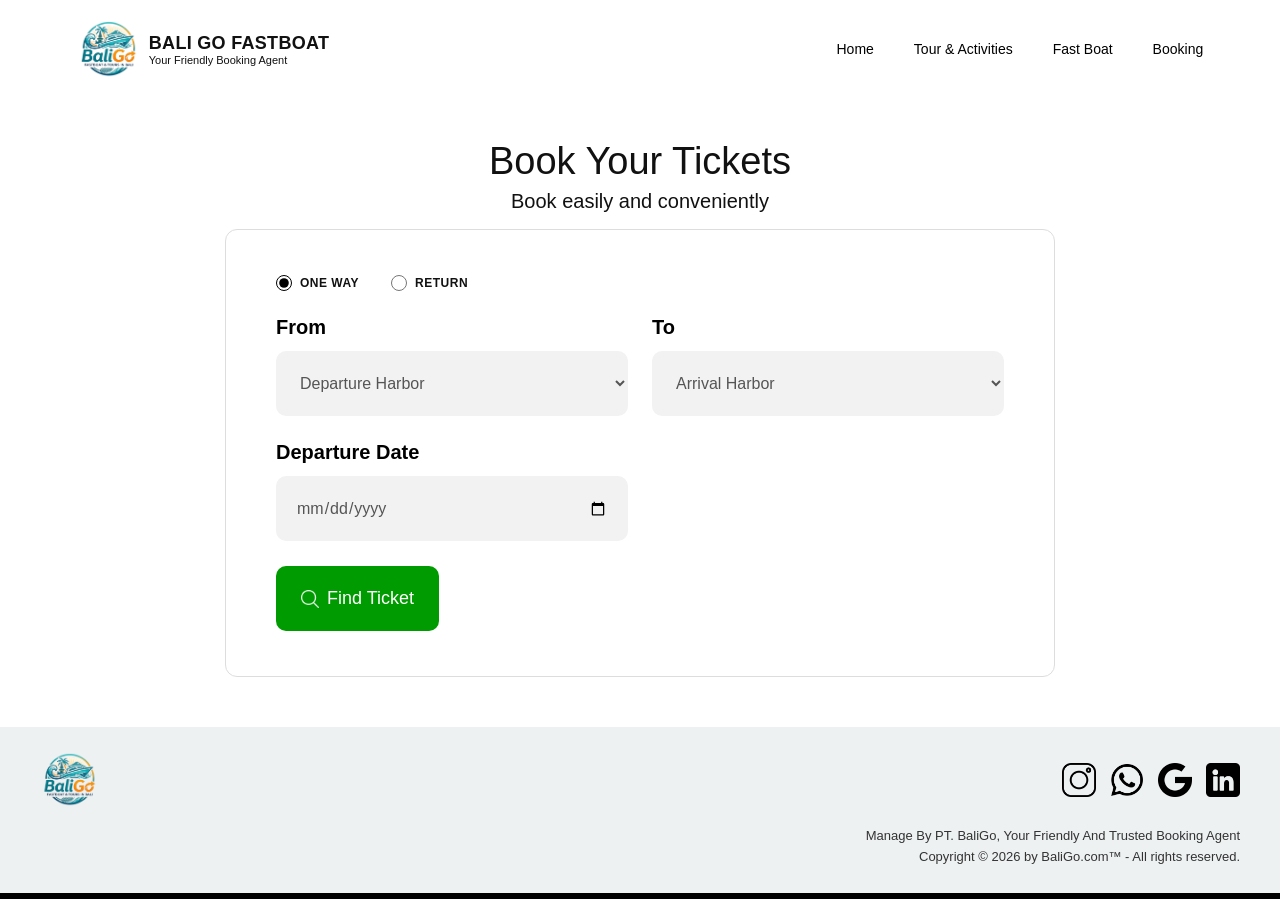
<file: booking-page.html>
<!doctype html>
<html lang="en">
  <head>
    <meta charset="UTF-8" />
    <meta name="viewport" content="width=device-width, initial-scale=1.0" />
    <link rel="stylesheet" href="booking.css" />
    <link rel="stylesheet" href="footer.css" />
    <title>BaliGo Fastboat/Booking</title>
  </head>
  <body>
    <!-- NAV SECTION -->
    <section class="hero" id="fastboat">
      <header class="navbar">
        <a href="#" class="brand">
          <img src="assets/logo.png" alt="BaliGo FastBoat Logo" />
          <div class="brand-text">
            <h2>BALI GO FASTBOAT</h2>
            <span>Your Friendly Booking Agent</span>
          </div>
        </a>
        <nav aria-label="Main Navigation">
          <ul class="nav-links">
            <li><a href="#home">Home</a></li>
            <li><a href="#">Tour & Activities</a></li>
            <li><a href="#">Fast Boat</a></li>
            <li><a href="#">Booking</a></li>
          </ul>
        </nav>
      </header>
    </section>
    <!-- MAIN -->
    <main>
      <section class="booking-header">
        <h1>Book Your Tickets</h1>
        <p>Book easily and conveniently</p>
      </section>
      <!-- BOOKING FORM -->
      <section class="booking-box">
        <form id="booking-form">
          <!-- Trip type -->
          <div class="trip-type">
            <label>
              <input type="radio" name="trip" value="oneway" checked />
              <strong>ONE WAY</strong>
            </label>
            <label>
              <input type="radio" name="trip" value="return" />
              <strong>RETURN</strong>
            </label>
          </div>
          <!-- Row 1 -->
          <div class="form-row">
            <div class="form-group">
              <label for="from">From</label>
              <select id="from">
                <option value="">Departure Harbor</option>
                <option value="Sanur(Bali)">Sanur(Bali)</option>
                <option value="Banjar Nyuh(Nusa Penida)">
                  Banjar Nyuh(Nusa Penida)
                </option>
                <option value="Kusamba(Bali)">Kusamba(Bali)</option>
                <option value="Sampalan(Nusa Penida)">
                  Sampalan(Nusa Penida)
                </option>
              </select>
            </div>
            <div class="form-group">
              <label for="to">To</label>
              <select id="to">
                <option value="">Arrival Harbor</option>
                <option value="Sanur(Bali)">Sanur(Bali)</option>
                <option value="Banjar Nyuh(Nusa Penida)">
                  Banjar Nyuh(Nusa Penida)
                </option>
                <option value="Kusamba(Bali)">Kusamba(Bali)</option>
                <option value="Sampalan(Nusa Penida)">
                  Sampalan(Nusa Penida)
                </option>
              </select>
            </div>
          </div>
          <!-- Row 2 -->
          <div class="form-row">
            <div class="form-group">
              <label for="departureDate">Departure Date</label>
              <input
                type="date"
                id="departureDate"
                placeholder="Select Your Date"
              />
            </div>
            <div class="form-group return-date" id="returnDateGroup">
              <label for="returnDate">Return Date</label>
              <input
                type="date"
                id="returnDate"
                placeholder="Select Your Date"
              />
            </div>
          </div>
          <!-- Row 3 -->
          <div class="button-row">
            <button type="submit" class="find-button">
              <span class="search-icon"
                ><img src="assets/search-icon.png" alt="search icon"
              /></span>
              Find Ticket
            </button>
          </div>
        </form>
      </section>
      <script>
        const tripRadios = document.querySelectorAll('input[name="trip"]');
        const returnDateGroup = document.getElementById("returnDateGroup");

        tripRadios.forEach((radio) => {
          radio.addEventListener("change", () => {
            if (radio.value === "return" && radio.checked) {
              returnDateGroup.classList.add("show");
            } else {
              returnDateGroup.classList.remove("show");
            }
          });
        });
      </script>
    </main>
    <script src="booking.js"></script>
    <div class="footer">
      <div class="footer-top">
        <div class="footer-logo">
          <img src="assets/logo.png" alt="Logo BaliGo" />
        </div>
        <div class="social-icon">
          <a href="#"
            ><img src="assets/instagram-icon.png" alt="Instragam Icom"
          /></a>
          <a href="#"
            ><img src="assets/whatsapp-icon.png" alt="Whatsapp Icom"
          /></a>
          <a href="#"><img src="assets/google-icon.png" alt="Google Icom" /></a>
          <a href="#"
            ><img src="assets/linkedin-icon.png" alt="Linkedin Icom"
          /></a>
        </div>
      </div>
      <div class="footer-bottom">
        <p>Manage By PT. BaliGo, Your Friendly And Trusted Booking Agent</p>
        <p>Copyright &copy; 2026 by BaliGo.com&trade; - All rights reserved.</p>
      </div>
    </div>
    <div class="footer-bar"></div>
  </body>
</html>
</file>
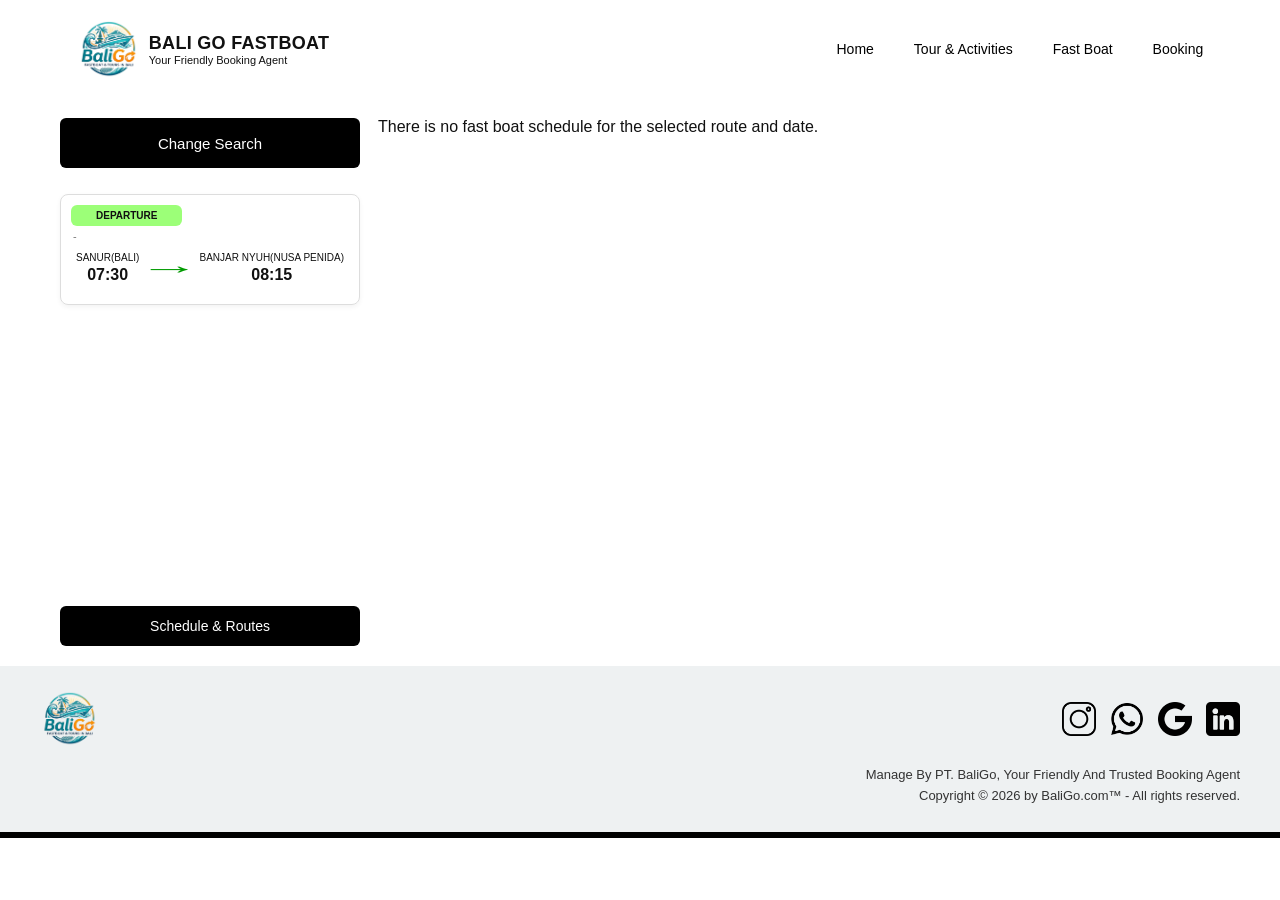
<file: fastboat-page.html>
<!doctype html>
<html lang="en">
  <head>
    <meta charset="UTF-8" />
    <meta name="viewport" content="width=device-width, initial-scale=1.0" />
    <link rel="stylesheet" href="fast-boat.css" />
    <link rel="stylesheet" href="modal-card.css" />
    <link rel="stylesheet" href="footer.css" />
    <title>BaliGo Fastboat/Fastboat</title>
  </head>
  <body>
    <!-- NAV SECTION -->
    <section class="hero" id="fastboat">
      <header class="navbar">
        <a href="#" class="brand">
          <img src="assets/logo.png" alt="BaliGo FastBoat Logo" />
          <div class="brand-text">
            <h2>BALI GO FASTBOAT</h2>
            <span>Your Friendly Booking Agent</span>
          </div>
        </a>
        <nav aria-label="Main Navigation">
          <ul class="nav-links">
            <li><a href="#home">Home</a></li>
            <li><a href="#">Tour & Activities</a></li>
            <li><a href="#">Fast Boat</a></li>
            <li><a href="#">Booking</a></li>
          </ul>
        </nav>
      </header>
    </section>
    <!-- MAIN -->
    <main class="fastboat-page">
      <aside class="search-sidebar">
        <button class="change-search" id="changeSearch">Change Search</button>
        <div class="search-card">
          <span class="departure-label">DEPARTURE</span>
          <p class="date" id="departureDate">Thursday, 27 August 2026</p>
          <div class="route">
            <div class="location">
              <span>SANUR</span>
              <strong>07:30</strong>
            </div>
            <div class="arrow">→</div>
            <div class="location">
              <span>BANJAR NYUH</span>
              <strong>08:15</strong>
            </div>
          </div>
        </div>
        <button class="open-trigger" onclick="openScheduleModal()">
          Schedule & Routes
        </button>
      </aside>
      <!-- BOAT RESULT -->
      <div class="boat-page">
        <section class="boat-results">
          <!-- BOAT CARD 1-->
          <article class="boat-card">
            <!-- IMAGE -->
            <img
              src="assets/royal-semaya.png"
              alt="Royal Semaya Fast Boat"
              class="boat-image"
            />
            <!-- INFORMATION -->
            <div class="boat-info">
              <div class="boat-name">
                <span class="direct">DIRECT</span>
                <h2>Royal Semaya Fast Boat</h2>
              </div>
              <div class="features">
                <span>Free Reschedule</span>
                <span>Free Cancellation</span>
              </div>
              <div class="boat-route">
                <div class="destination">
                  <span>SANUR</span>
                  <strong>07:30</strong>
                </div>
                <span class="route-arrow">→</span>
                <div class="destination">
                  <span>BANJAR NYUH</span>
                  <strong>08:15</strong>
                </div>
              </div>
              <!-- BOOK BUTTON -->
              <hr class="card-divider" />
              <button
                class="book-button"
                onclick="bookBoat('Royal Semaya Fast Boat')"
              >
                Book
              </button>
            </div>
            <!-- PRICE -->
            <div class="boat-price">
              <span>START FROM</span>
              <strong>Rp.100.000</strong>
            </div>
          </article>
          <!-- BOAT CARD 2 -->
          <article class="boat-card">
            <img
              src="assets/the-go-cruise.png"
              alt="The GO Cruise"
              class="boat-image"
            />
            <div class="boat-info">
              <div class="boat-name">
                <span class="direct">DIRECT</span>
                <h2>The GO Cruise</h2>
              </div>
              <div class="features">
                <span>Free Reschedule</span>
                <span>Free Cancellation</span>
              </div>
              <div class="boat-route">
                <div class="destination">
                  <span>SANUR</span>
                  <strong>08:00</strong>
                </div>
                <span class="route-arrow">→</span>
                <div class="destination">
                  <span>BANJAR NYUH</span>
                  <strong>08:30</strong>
                </div>
              </div>
              <hr card-divider />
              <button class="book-button" onclick="bookBoat('The GO Cruise')">
                Book
              </button>
            </div>
            <!-- PRICE -->
            <div class="boat-price">
              <span>START FROM</span>
              <strong>Rp.150.000</strong>
            </div>
          </article>
        </section>
      </div>
    </main>
    <div class="footer">
      <div class="footer-top">
        <div class="footer-logo">
          <img src="assets/logo.png" alt="Logo BaliGo" />
        </div>
        <div class="social-icon">
          <a href="#"
            ><img src="assets/instagram-icon.png" alt="Instragam Icom"
          /></a>
          <a href="#"
            ><img src="assets/whatsapp-icon.png" alt="Whatsapp Icom"
          /></a>
          <a href="#"><img src="assets/google-icon.png" alt="Google Icom" /></a>
          <a href="#"
            ><img src="assets/linkedin-icon.png" alt="Linkedin Icom"
          /></a>
        </div>
      </div>
      <div class="footer-bottom">
        <p>Manage By PT. BaliGo, Your Friendly And Trusted Booking Agent</p>
        <p>Copyright &copy; 2026 by BaliGo.com&trade; - All rights reserved.</p>
      </div>
    </div>
    <div class="footer-bar"></div>
    <!-- MODAL CARD -->
    <div class="overlay" id="scheduleOverlay">
      <div class="modal-card">
        <button class="close-btn" id="closeBtn" aria-label="Close">
          &times;
        </button>
        <h1 class="modal-title">Schedule & Routes</h1>
        <p class="modal-subtitle">Here is our daily schedule & routes</p>
        <div class="table-wrapper">
          <table>
            <thead>
              <tr>
                <th>From</th>
                <th>To</th>
                <th>Departure</th>
                <th>Arrival</th>
              </tr>
            </thead>
            <tbody id="scheduleTableBody"></tbody>
          </table>
        </div>
        <div class="book-btn-wrapper">
          <button class="book-btn" id="bookBtn">Book</button>
        </div>
      </div>
    </div>

    <script src="modal-card.js"></script>
    <script src="fast-boat.js"></script>
  </body>
</html>
</file>
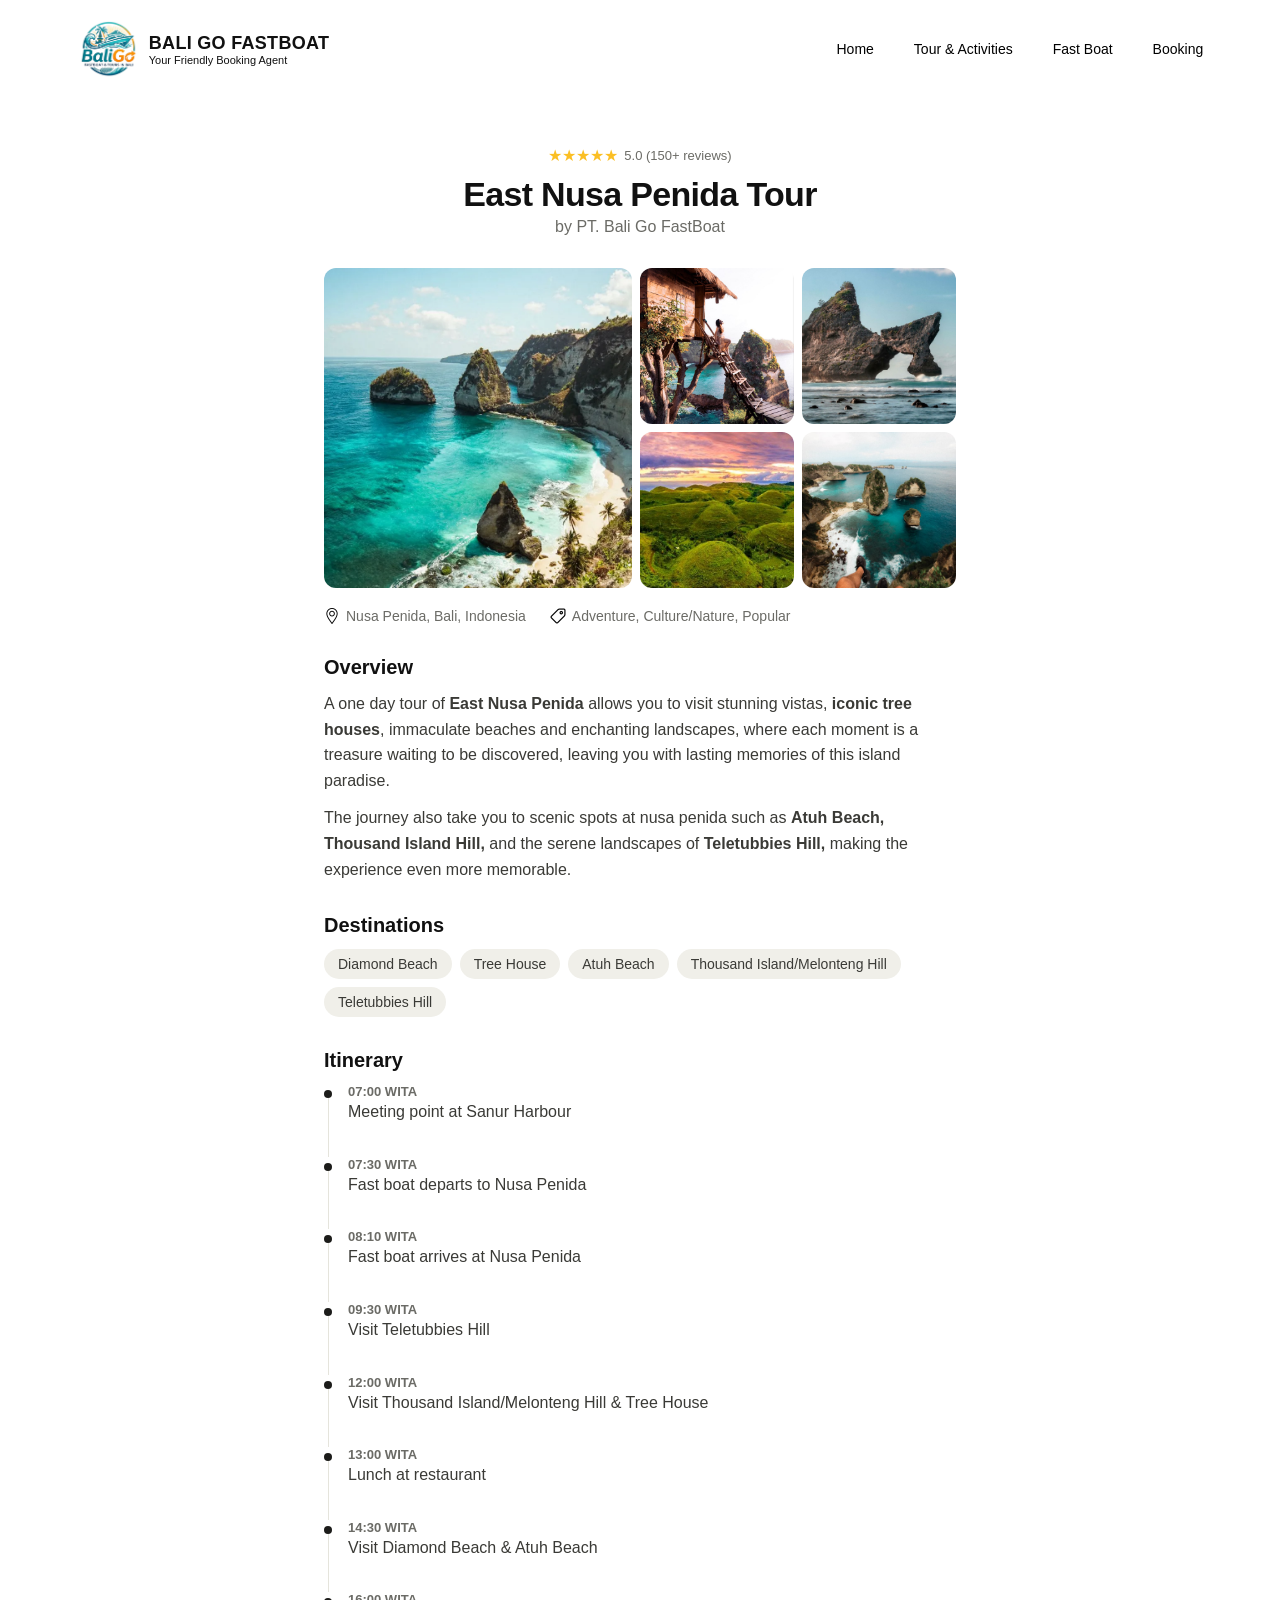
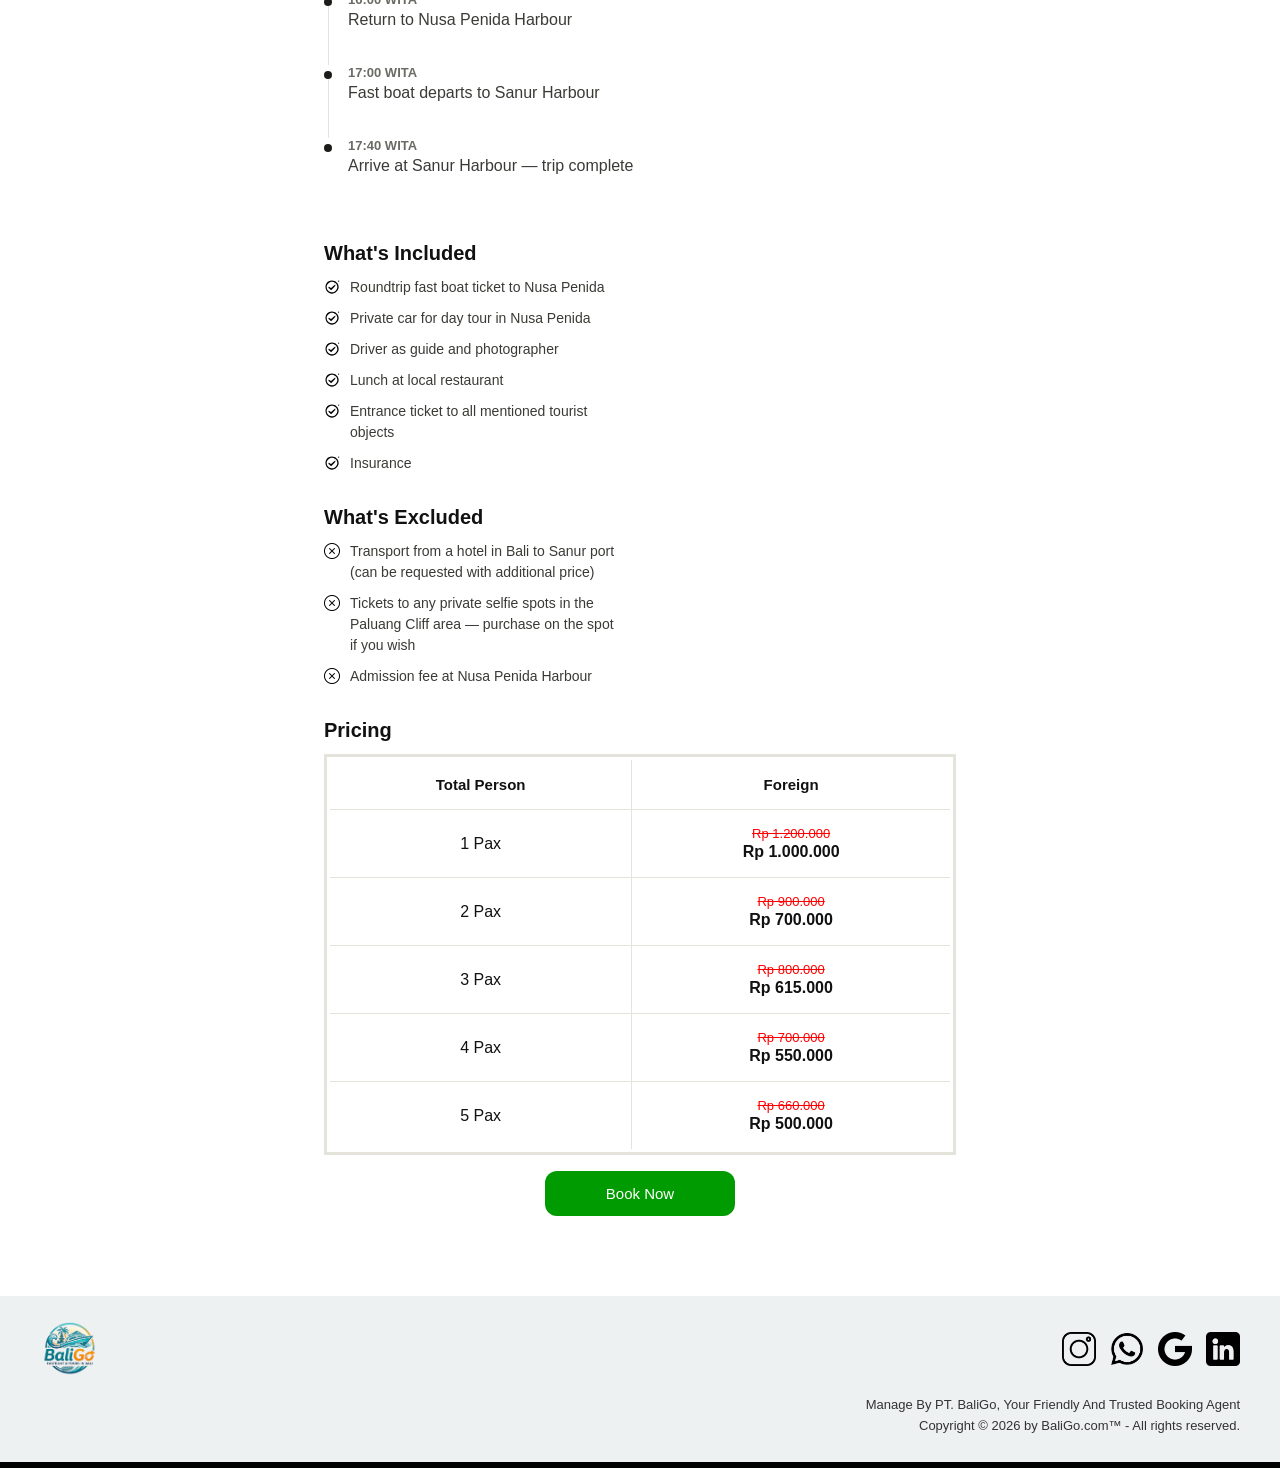
<file: tour-detaileast.html>
<!doctype html>
<html lang="en">
  <head>
    <meta charset="UTF-8" />
    <meta name="viewport" content="width=device-width, initial-scale=1.0" />
    <link rel="stylesheet" href="tour-detail.css" />
    <link rel="stylesheet" href="footer.css" />
    <script src="tour-detaileast.js"></script>
    <title>East Nusa Penida Tour</title>
  </head>
  <body>
    <!-- NAV SECTION -->
    <section class="hero" id="fastboat">
      <header class="navbar">
        <a href="#" class="brand">
          <img src="assets/logo.png" alt="BaliGo FastBoat Logo" />
          <div class="brand-text">
            <h2>BALI GO FASTBOAT</h2>
            <span>Your Friendly Booking Agent</span>
          </div>
        </a>
        <nav aria-label="Main Navigation">
          <ul class="nav-links">
            <li><a href="#home">Home</a></li>
            <li><a href="#">Tour & Activities</a></li>
            <li><a href="#">Fast Boat</a></li>
            <li><a href="#">Booking</a></li>
          </ul>
        </nav>
      </header>
    </section>
    <!-- MAIN -->
    <div class="page">
      <div class="main">
        <div class="rating-group">
          <div class="stars" id="stars"></div>
          <span class="rating-text">5.0 (150+ reviews)</span>
        </div>
        <h1 class="title">East Nusa Penida Tour</h1>
        <p class="subtitle">by PT. Bali Go FastBoat</p>
      </div>
      <!-- GALLERY -->
      <section class="gallery" id="gallery">
        <div class="gallery-main">
          <img src="assets/east-np.png" alt="East Nusa Penida" />
        </div>
        <div class="gallery-thumb">
          <img src="assets/tree-house.jpg" alt="Tree House" />
        </div>
        <div class="gallery-thumb">
          <img src="assets/atuh-beach.jpg" alt="Atuh Beach" />
        </div>
        <div class="gallery-thumb">
          <img src="assets/teletubbies-hill.jpg" alt="Teletubbies Hill" />
        </div>
        <div class="gallery-thumb">
          <img src="assets/thousand-island.jpg" alt="Thousand Island" />
        </div>
      </section>
      <!-- META -->
      <div class="meta">
        <span class="meta-item">
          <img src="assets/location-icon.png" class="meta-icon" />
          Nusa Penida, Bali, Indonesia
        </span>
        <span class="meta-item">
          <img src="assets/price-tag-icon.png" class="meta-icon" />
          Adventure, Culture/Nature, Popular
        </span>
      </div>
      <!-- OVERVIEW -->
      <section class="section">
        <h2>Overview</h2>
        <p>
          A one day tour of <strong>East Nusa Penida</strong> allows you to
          visit stunning vistas, <strong>iconic tree houses</strong>, immaculate
          beaches and enchanting landscapes, where each moment is a treasure
          waiting to be discovered, leaving you with lasting memories of this
          island paradise.
        </p>
        <p>
          The journey also take you to scenic spots at nusa penida such as
          <strong>Atuh Beach, Thousand Island Hill,</strong>
          and the serene landscapes of <strong>Teletubbies Hill,</strong> making
          the experience even more memorable.
        </p>
      </section>
      <!-- DESTINATION -->
      <section class="section">
        <h2>Destinations</h2>
        <div class="tags" id="destinations"></div>
      </section>
      <!-- ITINERARY -->
      <section class="section">
        <h2>Itinerary</h2>
        <ol class="itinerary" id="itinerary"></ol>
      </section>
      <!-- INCLUDE/EXCLUDE -->
      <section class="section include-exclude">
        <div>
          <h2>What's Included</h2>
          <ul class="list list--include" id="includes"></ul>
        </div>
      </section>
      <section class="section include-exclude">
        <div>
          <h2>What's Excluded</h2>
          <ul class="list list--exclude" id="excludes"></ul>
        </div>
      </section>
      <!-- PRICING -->
      <section class="section pricing">
        <h2>Pricing</h2>
        <div class="price-table-wrap">
          <table class="price-table">
            <thead>
              <tr>
                <th>Total Person</th>
                <th>Foreign</th>
              </tr>
            </thead>
            <tbody class="pricingBody" id="pricingBody"></tbody>
          </table>
        </div>
        <button class="book-btn" id="bookBtn">Book Now</button>
      </section>
    </div>
    <div class="footer">
      <div class="footer-top">
        <div class="footer-logo">
          <img src="assets/logo.png" alt="Logo BaliGo" />
        </div>
        <div class="social-icon">
          <a href="#"
            ><img src="assets/instagram-icon.png" alt="Instragam Icom"
          /></a>
          <a href="#"
            ><img src="assets/whatsapp-icon.png" alt="Whatsapp Icom"
          /></a>
          <a href="#"><img src="assets/google-icon.png" alt="Google Icom" /></a>
          <a href="#"
            ><img src="assets/linkedin-icon.png" alt="Linkedin Icom"
          /></a>
        </div>
      </div>
      <div class="footer-bottom">
        <p>Manage By PT. BaliGo, Your Friendly And Trusted Booking Agent</p>
        <p>Copyright &copy; 2026 by BaliGo.com&trade; - All rights reserved.</p>
      </div>
    </div>
    <div class="footer-bar"></div>
  </body>
</html>
</file>
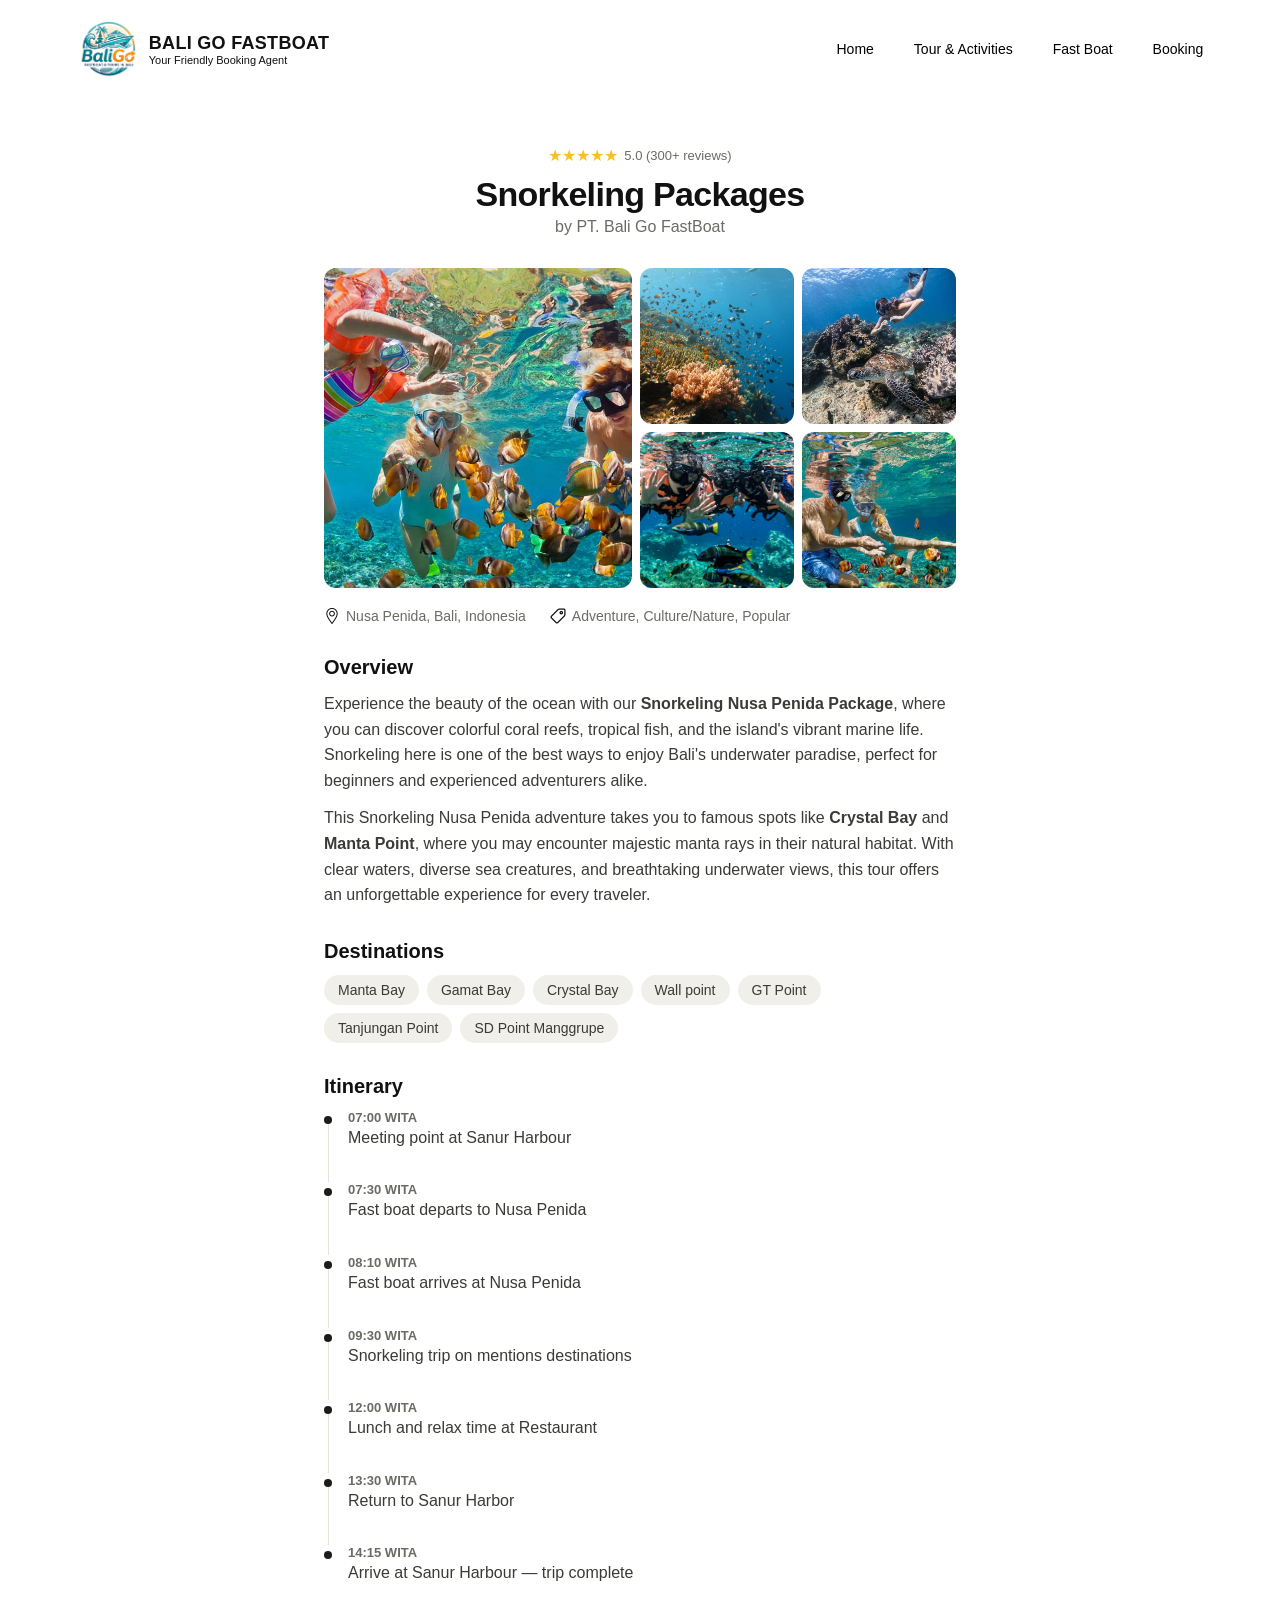
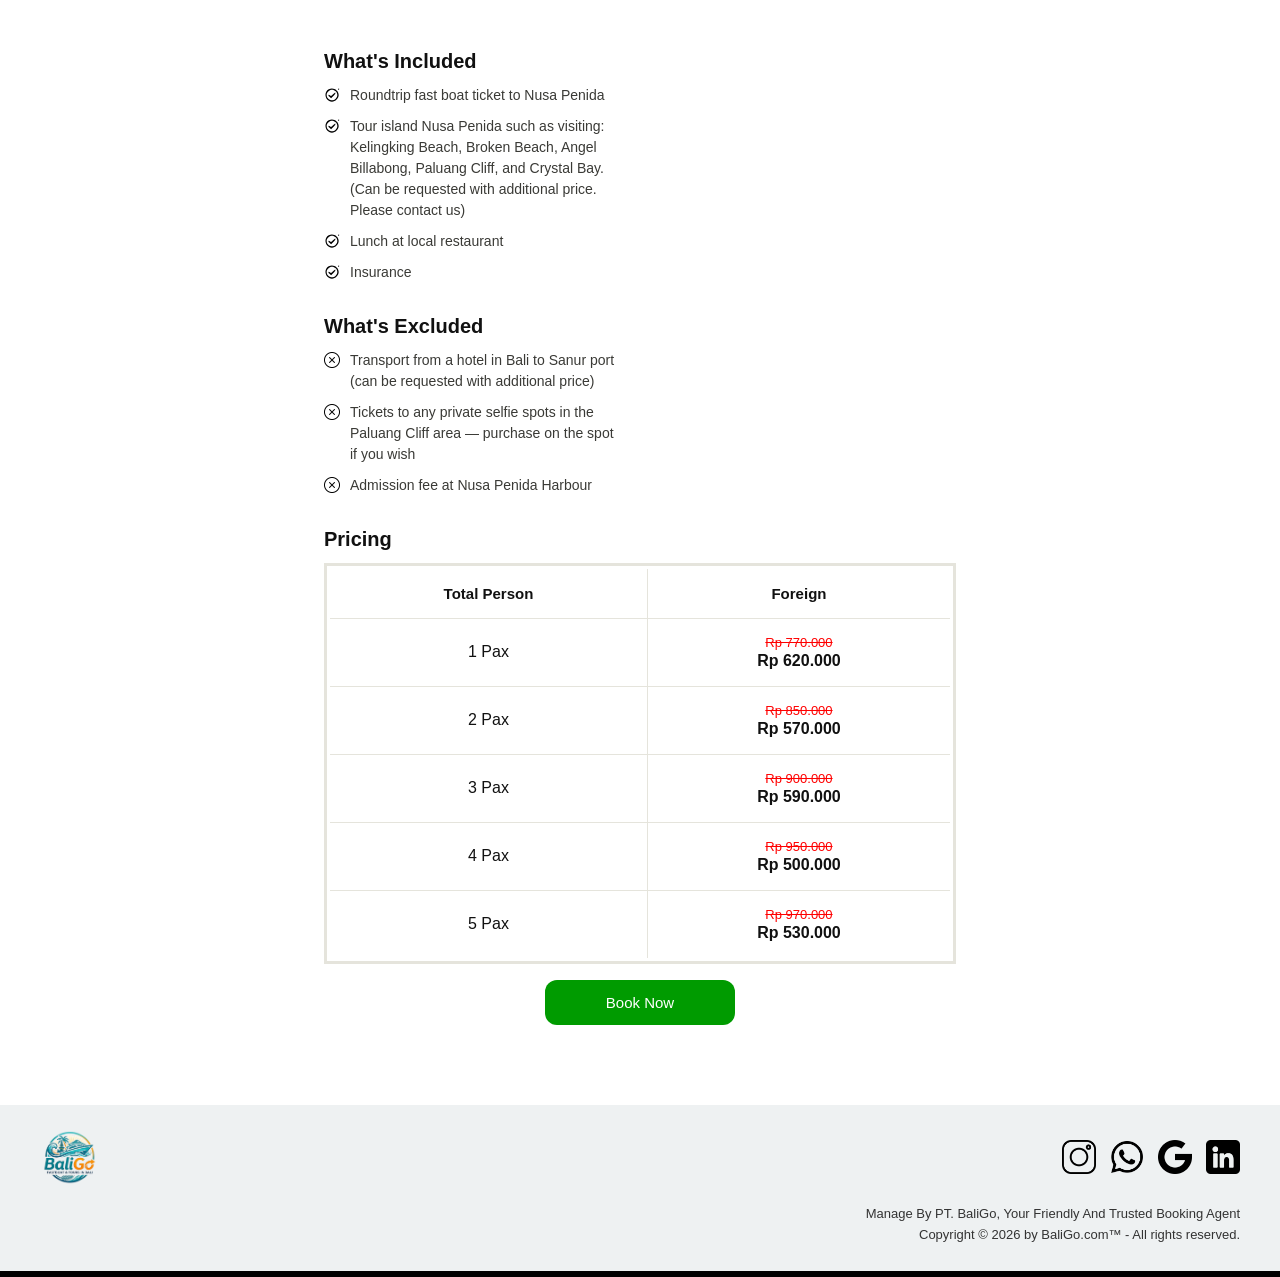
<file: tour-detailsnorkeling.html>
<!doctype html>
<html lang="en">
  <head>
    <meta charset="UTF-8" />
    <meta name="viewport" content="width=device-width, initial-scale=1.0" />
    <link rel="stylesheet" href="tour-detail.css" />
    <link rel="stylesheet" href="footer.css" />
    <script src="tour-detailsnorkeling.js"></script>
    <title>Snorkeling Packages</title>
  </head>
  <body>
    <!-- NAV SECTION -->
    <section class="hero" id="fastboat">
      <header class="navbar">
        <a href="#" class="brand">
          <img src="assets/logo.png" alt="BaliGo FastBoat Logo" />
          <div class="brand-text">
            <h2>BALI GO FASTBOAT</h2>
            <span>Your Friendly Booking Agent</span>
          </div>
        </a>
        <nav aria-label="Main Navigation">
          <ul class="nav-links">
            <li><a href="#home">Home</a></li>
            <li><a href="#">Tour & Activities</a></li>
            <li><a href="#">Fast Boat</a></li>
            <li><a href="#">Booking</a></li>
          </ul>
        </nav>
      </header>
    </section>
    <!-- MAIN -->
    <div class="page">
      <div class="main">
        <div class="rating-group">
          <div class="stars" id="stars"></div>
          <span class="rating-text">5.0 (300+ reviews)</span>
        </div>
        <h1 class="title">Snorkeling Packages</h1>
        <p class="subtitle">by PT. Bali Go FastBoat</p>
      </div>
      <!-- GALLERY -->
      <section class="gallery" id="gallery">
        <div class="gallery-main">
          <img src="assets/snorkeling.jpg" alt="Snorkeling" />
        </div>
        <div class="gallery-thumb">
          <img src="assets/snorkeling-2.jpg" alt="Snorkeling" />
        </div>
        <div class="gallery-thumb">
          <img src="assets/snorkeling-3.jpg" alt="Snorkeling" />
        </div>
        <div class="gallery-thumb">
          <img src="assets/snorkeling-4.jpg" alt="Snorkeling" />
        </div>
        <div class="gallery-thumb">
          <img src="assets/snorkeling-5.jpg" alt="Snorkeling" />
        </div>
      </section>
      <!-- META -->
      <div class="meta">
        <span class="meta-item">
          <img src="assets/location-icon.png" class="meta-icon" />
          Nusa Penida, Bali, Indonesia
        </span>
        <span class="meta-item">
          <img src="assets/price-tag-icon.png" class="meta-icon" />
          Adventure, Culture/Nature, Popular
        </span>
      </div>
      <!-- OVERVIEW -->
      <section class="section">
        <h2>Overview</h2>
        <p>
          Experience the beauty of the ocean with our
          <strong>Snorkeling Nusa Penida Package</strong>, where you can
          discover colorful coral reefs, tropical fish, and the island&apos;s
          vibrant marine life. Snorkeling here is one of the best ways to enjoy
          Bali&apos;s underwater paradise, perfect for beginners and experienced
          adventurers alike.
        </p>
        <p>
          This Snorkeling Nusa Penida adventure takes you to famous spots like
          <strong>Crystal Bay</strong> and <strong>Manta Point</strong>, where
          you may encounter majestic manta rays in their natural habitat. With
          clear waters, diverse sea creatures, and breathtaking underwater
          views, this tour offers an unforgettable experience for every
          traveler.
        </p>
      </section>
      <!-- DESTINATION -->
      <section class="section">
        <h2>Destinations</h2>
        <div class="tags" id="destinations"></div>
      </section>
      <!-- ITINERARY -->
      <section class="section">
        <h2>Itinerary</h2>
        <ol class="itinerary" id="itinerary"></ol>
      </section>
      <!-- INCLUDE/EXCLUDE -->
      <section class="section include-exclude">
        <div>
          <h2>What's Included</h2>
          <ul class="list list--include" id="includes"></ul>
        </div>
      </section>
      <section class="section include-exclude">
        <div>
          <h2>What's Excluded</h2>
          <ul class="list list--exclude" id="excludes"></ul>
        </div>
      </section>
      <!-- PRICING -->
      <section class="section pricing">
        <h2>Pricing</h2>
        <div class="price-table-wrap">
          <table class="price-table">
            <thead>
              <tr>
                <th>Total Person</th>
                <th>Foreign</th>
              </tr>
            </thead>
            <tbody class="pricingBody" id="pricingBody"></tbody>
          </table>
        </div>
        <button class="book-btn" id="bookBtn">Book Now</button>
      </section>
    </div>
    <div class="footer">
      <div class="footer-top">
        <div class="footer-logo">
          <img src="assets/logo.png" alt="Logo BaliGo" />
        </div>
        <div class="social-icon">
          <a href="#"
            ><img src="assets/instagram-icon.png" alt="Instragam Icom"
          /></a>
          <a href="#"
            ><img src="assets/whatsapp-icon.png" alt="Whatsapp Icom"
          /></a>
          <a href="#"><img src="assets/google-icon.png" alt="Google Icom" /></a>
          <a href="#"
            ><img src="assets/linkedin-icon.png" alt="Linkedin Icom"
          /></a>
        </div>
      </div>
      <div class="footer-bottom">
        <p>Manage By PT. BaliGo, Your Friendly And Trusted Booking Agent</p>
        <p>Copyright &copy; 2026 by BaliGo.com&trade; - All rights reserved.</p>
      </div>
    </div>
    <div class="footer-bar"></div>
  </body>
</html>
</file>
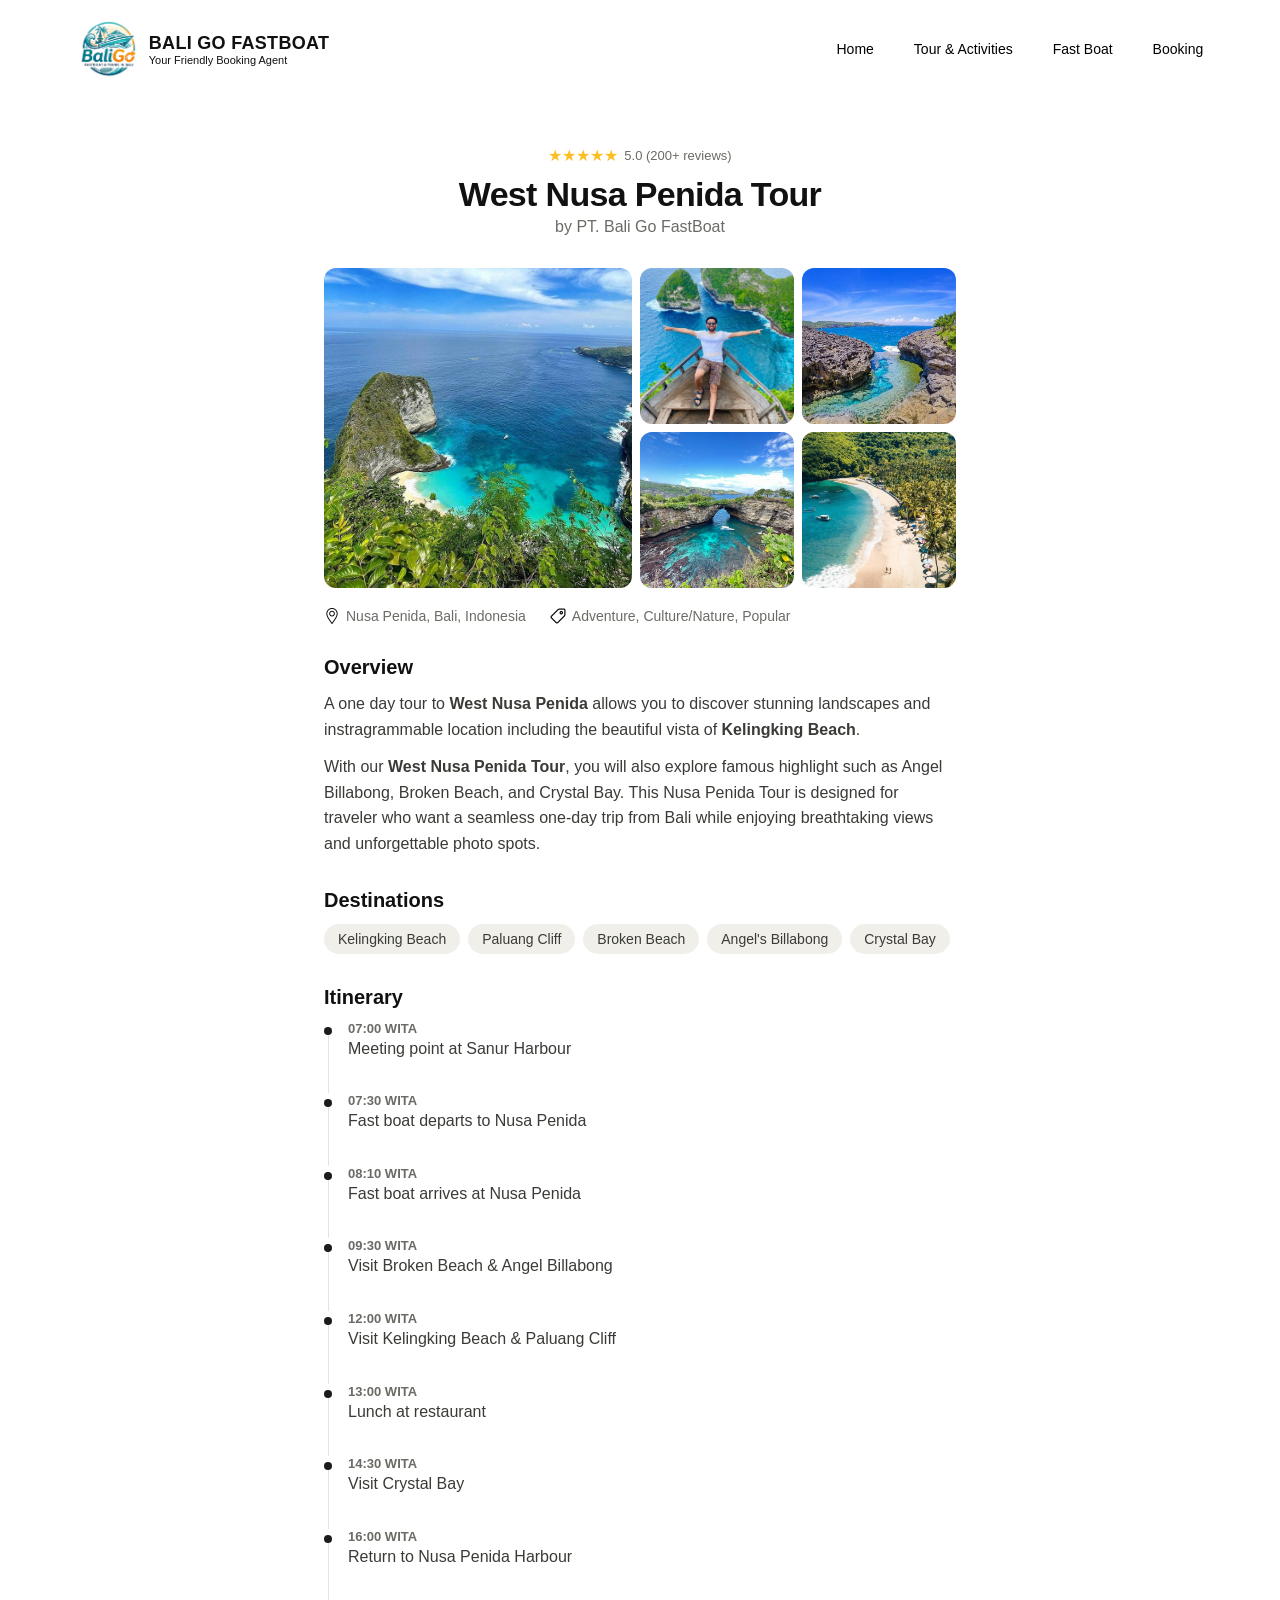
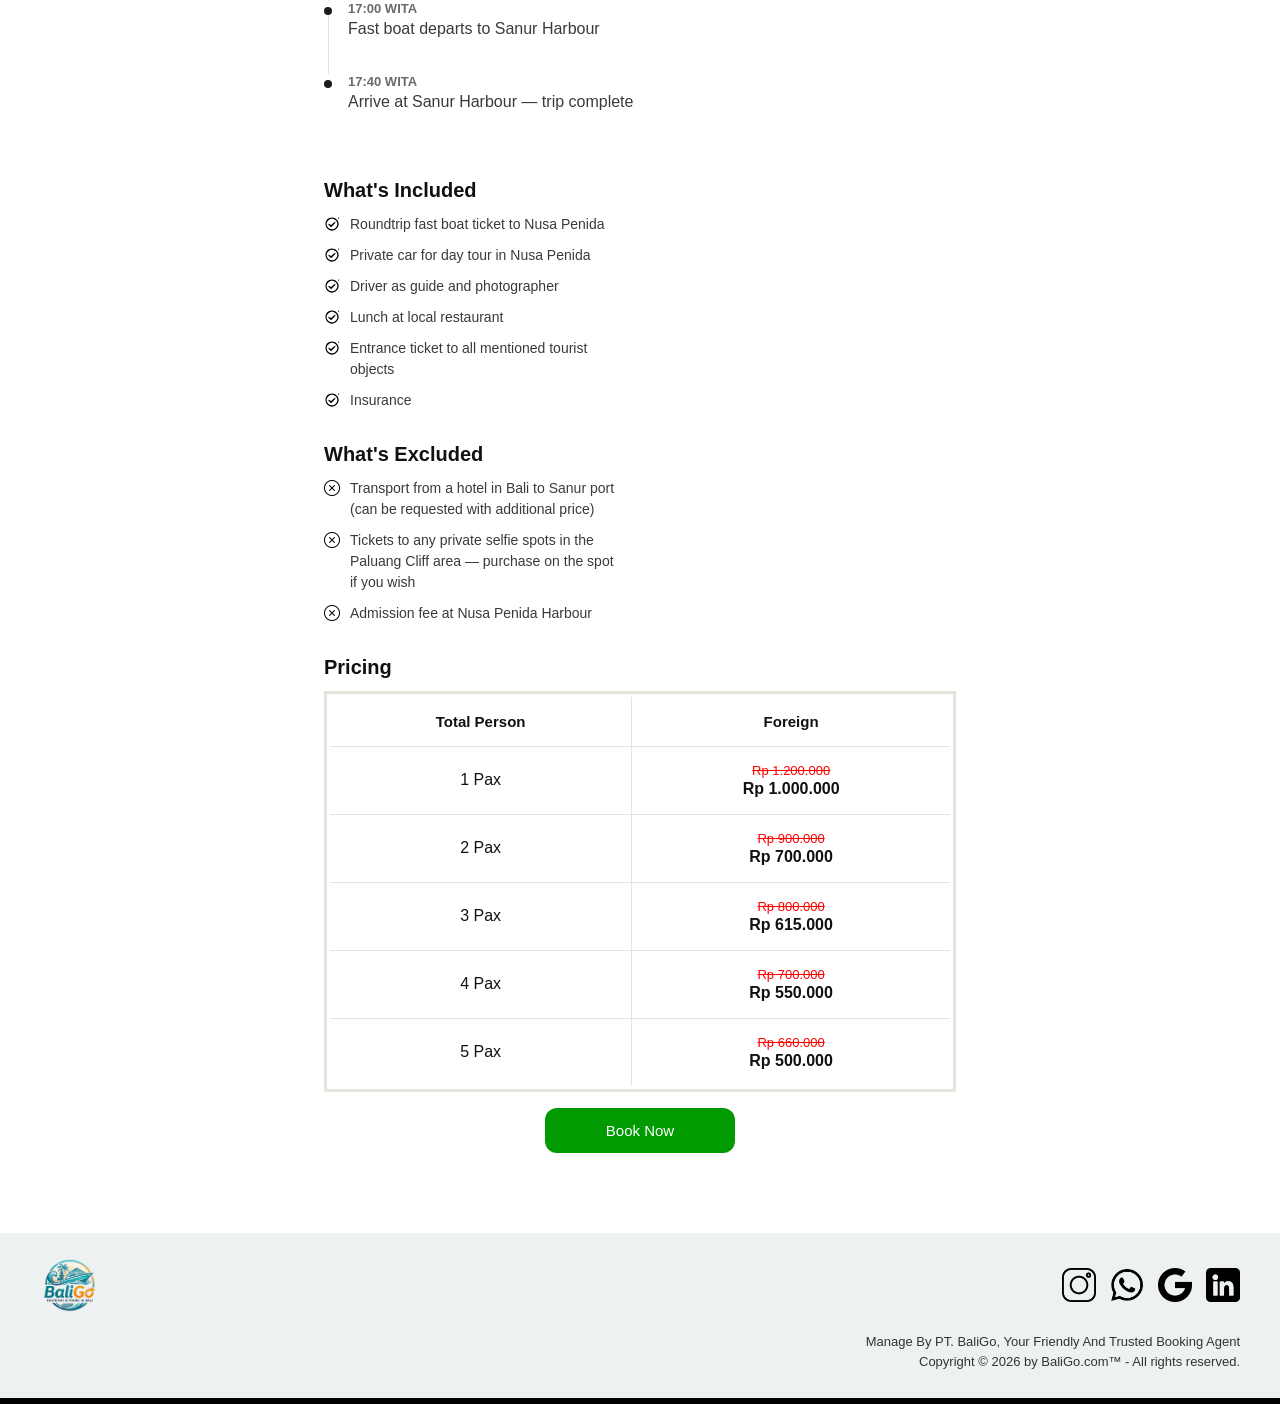
<file: tour-detailwest.html>
<!doctype html>
<html lang="en">
  <head>
    <meta charset="UTF-8" />
    <meta name="viewport" content="width=device-width, initial-scale=1.0" />
    <link rel="stylesheet" href="tour-detail.css" />
    <link rel="stylesheet" href="footer.css" />
    <script src="tour-detailwest.js"></script>
    <title>West Nusa Penida Tour</title>
  </head>
  <body>
    <!-- NAV SECTION -->
    <section class="hero" id="fastboat">
      <header class="navbar">
        <a href="#" class="brand">
          <img src="assets/logo.png" alt="BaliGo FastBoat Logo" />
          <div class="brand-text">
            <h2>BALI GO FASTBOAT</h2>
            <span>Your Friendly Booking Agent</span>
          </div>
        </a>
        <nav aria-label="Main Navigation">
          <ul class="nav-links">
            <li><a href="#home">Home</a></li>
            <li><a href="#">Tour & Activities</a></li>
            <li><a href="#">Fast Boat</a></li>
            <li><a href="#">Booking</a></li>
          </ul>
        </nav>
      </header>
    </section>
    <!-- MAIN -->
    <div class="page">
      <div class="main">
        <div class="rating-group">
          <div class="stars" id="stars"></div>
          <span class="rating-text">5.0 (200+ reviews)</span>
        </div>
        <h1 class="title">West Nusa Penida Tour</h1>
        <p class="subtitle">by PT. Bali Go FastBoat</p>
      </div>
      <!-- GALLERY -->
      <section class="gallery" id="gallery">
        <div class="gallery-main">
          <img src="assets/west-np.jpg" alt="Kelingking Beach" />
        </div>
        <div class="gallery-thumb">
          <img src="assets/paluang-cliff.jpg" alt="Paluang Cliff" />
        </div>
        <div class="gallery-thumb">
          <img src="assets/angel-billabong.jpg" alt="Angel Billabong" />
        </div>
        <div class="gallery-thumb">
          <img src="assets/broken-beach.jpg" alt="Broken Beach" />
        </div>
        <div class="gallery-thumb">
          <img src="assets/crystal-bay.jpg" alt="Crystal Bay" />
        </div>
      </section>
      <!-- META -->
      <div class="meta">
        <span class="meta-item">
          <img src="assets/location-icon.png" class="meta-icon" />
          Nusa Penida, Bali, Indonesia
        </span>
        <span class="meta-item">
          <img src="assets/price-tag-icon.png" class="meta-icon" />
          Adventure, Culture/Nature, Popular
        </span>
      </div>
      <!-- OVERVIEW -->
      <section class="section">
        <h2>Overview</h2>
        <p>
          A one day tour to <strong>West Nusa Penida</strong> allows you to
          discover stunning landscapes and instragrammable location including
          the beautiful vista of <strong>Kelingking Beach</strong>.
        </p>
        <p>
          With our <strong>West Nusa Penida Tour</strong>, you will also explore
          famous highlight such as Angel Billabong, Broken Beach, and Crystal
          Bay. This Nusa Penida Tour is designed for traveler who want a
          seamless one-day trip from Bali while enjoying breathtaking views and
          unforgettable photo spots.
        </p>
      </section>
      <!-- DESTINATION -->
      <section class="section">
        <h2>Destinations</h2>
        <div class="tags" id="destinations"></div>
      </section>
      <!-- ITINERARY -->
      <section class="section">
        <h2>Itinerary</h2>
        <ol class="itinerary" id="itinerary"></ol>
      </section>
      <!-- INCLUDE/EXCLUDE -->
      <section class="section include-exclude">
        <div>
          <h2>What's Included</h2>
          <ul class="list list--include" id="includes"></ul>
        </div>
      </section>
      <section class="section include-exclude">
        <div>
          <h2>What's Excluded</h2>
          <ul class="list list--exclude" id="excludes"></ul>
        </div>
      </section>
      <!-- PRICING -->
      <section class="section pricing">
        <h2>Pricing</h2>
        <div class="price-table-wrap">
          <table class="price-table">
            <thead>
              <tr>
                <th>Total Person</th>
                <th>Foreign</th>
              </tr>
            </thead>
            <tbody class="pricingBody" id="pricingBody"></tbody>
          </table>
        </div>
        <button class="book-btn" id="bookBtn">Book Now</button>
      </section>
    </div>
    <div class="footer">
      <div class="footer-top">
        <div class="footer-logo">
          <img src="assets/logo.png" alt="Logo BaliGo" />
        </div>
        <div class="social-icon">
          <a href="#"
            ><img src="assets/instagram-icon.png" alt="Instragam Icom"
          /></a>
          <a href="#"
            ><img src="assets/whatsapp-icon.png" alt="Whatsapp Icom"
          /></a>
          <a href="#"><img src="assets/google-icon.png" alt="Google Icom" /></a>
          <a href="#"
            ><img src="assets/linkedin-icon.png" alt="Linkedin Icom"
          /></a>
        </div>
      </div>
      <div class="footer-bottom">
        <p>Manage By PT. BaliGo, Your Friendly And Trusted Booking Agent</p>
        <p>Copyright &copy; 2026 by BaliGo.com&trade; - All rights reserved.</p>
      </div>
    </div>
    <div class="footer-bar"></div>
  </body>
</html>
</file>
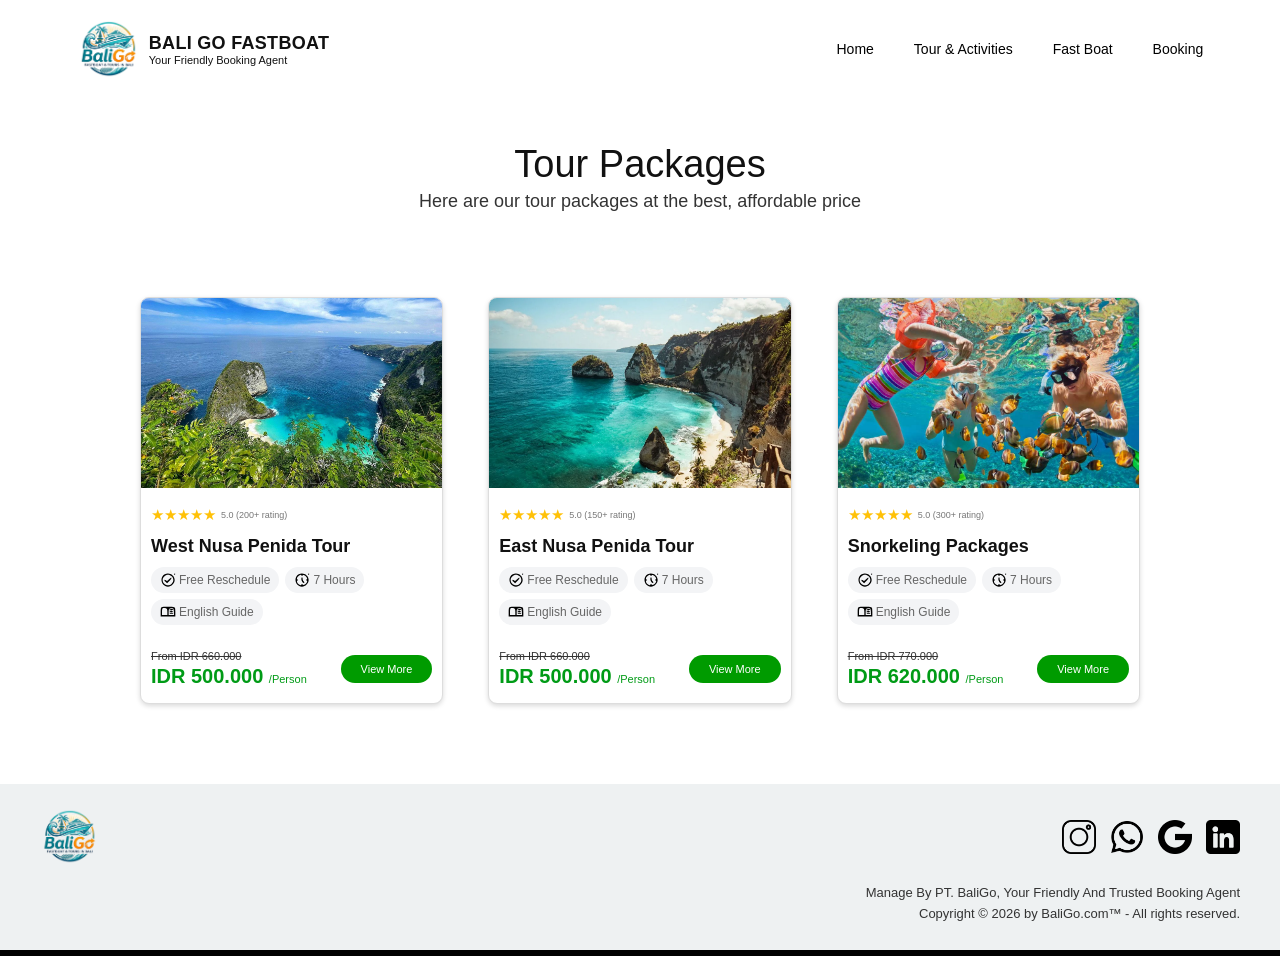
<file: tour-page.html>
<!doctype html>
<html lang="en">
  <head>
    <meta charset="UTF-8" />
    <meta name="viewport" content="width=device-width, initial-scale=1.0" />
    <link rel="stylesheet" href="tour.css" />
    <link rel="stylesheet" href="footer.css" />
    <script src="tour.js"></script>
    <title>BaliGo FastBoat/Tour & Activities</title>
  </head>
  <body>
    <!-- NAV SECTION -->
    <section class="hero" id="tour">
      <header class="navbar">
        <a href="#" class="brand">
          <img src="assets/logo.png" alt="BaliGo FastBoat Logo" />
          <div class="brand-text">
            <h2>BALI GO FASTBOAT</h2>
            <span>Your Friendly Booking Agent</span>
          </div>
        </a>
        <nav aria-label="Main Navigation">
          <ul class="nav-links">
            <li><a href="#home">Home</a></li>
            <li><a href="#">Tour & Activities</a></li>
            <li><a href="#">Fast Boat</a></li>
            <li><a href="#">Booking</a></li>
          </ul>
        </nav>
      </header>
    </section>
    <!-- MAIN -->
    <main>
      <section class="tour-section" id="tours">
        <!-- SECTION TITLE -->
        <div class="section-heading">
          <h1>Tour Packages</h1>
          <p>Here are our tour packages at the best, affordable price</p>
        </div>
        <!-- TOUR CARDS -->
        <div class="tour-container">
          <!-- CARD 1 -->
          <article class="tour-card">
            <img
              src="assets/west-np.jpg"
              alt="West nusa penida tour"
              class="tour-image"
            />
            <div class="tour-content">
              <div class="rating">
                <span class="stars"> ★★★★★ </span>
                <span class="rating-text"> 5.0 (200+ rating)</span>
              </div>
              <h2 class="tour-title">West Nusa Penida Tour</h2>
              <!-- BADGES -->
              <div class="badges">
                <span class="badge">
                  <span class="badge-icon">
                    <img src="assets/black-checklist-icon.svg" alt="checklist"
                  /></span>
                  <span class="badge-text">Free Reschedule</span>
                </span>
                <span class="badge">
                  <span class="badge-icon"
                    ><img src="assets/clock-icon.svg" alt="clock"
                  /></span>
                  <span class="badge-text">7 Hours</span>
                </span>
                <span class="badge">
                  <span class="badge-icon"
                    ><img src="assets/book-icon.svg" alt="book"
                  /></span>
                  <span class="badge-text">English Guide</span>
                </span>
              </div>
              <!-- PRICE AND BUTTON -->
              <div class="card-footer">
                <div class="price">
                  <span class="old-price">From IDR 660.000</span>
                  <span class="current-price"
                    >IDR 500.000 <span>/Person</span></span
                  >
                </div>
                <button class="view-button" onclick="showMessage()">
                  View More
                </button>
              </div>
            </div>
          </article>
          <!-- CARD 2 -->
          <article class="tour-card">
            <img
              src="assets/east-np.png"
              alt="East nusa penida tour"
              class="tour-image"
            />
            <div class="tour-content">
              <div class="rating">
                <span class="stars"> ★★★★★ </span>
                <span class="rating-text"> 5.0 (150+ rating)</span>
              </div>
              <h2 class="tour-title">East Nusa Penida Tour</h2>
              <!-- BADGES -->
              <div class="badges">
                <span class="badge">
                  <span class="badge-icon">
                    <img src="assets/black-checklist-icon.svg" alt="checklist"
                  /></span>
                  <span class="badge-text">Free Reschedule</span>
                </span>
                <span class="badge">
                  <span class="badge-icon"
                    ><img src="assets/clock-icon.svg" alt="clock"
                  /></span>
                  <span class="badge-text">7 Hours</span>
                </span>
                <span class="badge">
                  <span class="badge-icon"
                    ><img src="assets/book-icon.svg" alt="book"
                  /></span>
                  <span class="badge-text">English Guide</span>
                </span>
              </div>
              <!-- PRICE AND BUTTON -->
              <div class="card-footer">
                <div class="price">
                  <span class="old-price">From IDR 660.000</span>
                  <span class="current-price"
                    >IDR 500.000 <span>/Person</span></span
                  >
                </div>
                <button class="view-button" onclick="showMessage()">
                  View More
                </button>
              </div>
            </div>
          </article>
          <!-- CARD 3 -->
          <article class="tour-card">
            <img
              src="assets/snorkeling.jpg"
              alt="Snorkeling Packages"
              class="tour-image"
            />
            <div class="tour-content">
              <div class="rating">
                <span class="stars"> ★★★★★ </span>
                <span class="rating-text"> 5.0 (300+ rating)</span>
              </div>
              <h2 class="tour-title">Snorkeling Packages</h2>
              <!-- BADGES -->
              <div class="badges">
                <span class="badge">
                  <span class="badge-icon">
                    <img src="assets/black-checklist-icon.svg" alt="checklist"
                  /></span>
                  <span class="badge-text">Free Reschedule</span>
                </span>
                <span class="badge">
                  <span class="badge-icon"
                    ><img src="assets/clock-icon.svg" alt="clock"
                  /></span>
                  <span class="badge-text">7 Hours</span>
                </span>
                <span class="badge">
                  <span class="badge-icon"
                    ><img src="assets/book-icon.svg" alt="book"
                  /></span>
                  <span class="badge-text">English Guide</span>
                </span>
              </div>
              <!-- PRICE AND BUTTON -->
              <div class="card-footer">
                <div class="price">
                  <span class="old-price">From IDR 770.000</span>
                  <span class="current-price"
                    >IDR 620.000 <span>/Person</span></span
                  >
                </div>
                <button class="view-button" onclick="showMessage()">
                  View More
                </button>
              </div>
            </div>
          </article>
        </div>
      </section>
    </main>
    <div class="footer">
      <div class="footer-top">
        <div class="footer-logo">
          <img src="assets/logo.png" alt="Logo BaliGo" />
        </div>
        <div class="social-icon">
          <a href="#"
            ><img src="assets/instagram-icon.png" alt="Instragam Icom"
          /></a>
          <a href="#"
            ><img src="assets/whatsapp-icon.png" alt="Whatsapp Icom"
          /></a>
          <a href="#"><img src="assets/google-icon.png" alt="Google Icom" /></a>
          <a href="#"
            ><img src="assets/linkedin-icon.png" alt="Linkedin Icom"
          /></a>
        </div>
      </div>
      <div class="footer-bottom">
        <p>Manage By PT. BaliGo, Your Friendly And Trusted Booking Agent</p>
        <p>Copyright &copy; 2026 by BaliGo.com&trade; - All rights reserved.</p>
      </div>
    </div>
    <div class="footer-bar"></div>
  </body>
</html>
</file>
<file: booking.css>
/* RESET */

* {
  margin: 0;
  padding: 0;
  box-sizing: border-box;
}

html {
  scroll-behavior: smooth;
}

body {
  font-family: Arial, Helvetica, sans-serif;
  background-color: white;
  color: #111;
}

/* NAVBAR */

.site-header {
  width: 100%;
  background-color: white;
}

.navbar {
  top: 0;
  left: 0;
  width: 100%;
  padding: 18px 6%;
  margin: auto;
  display: flex;
  align-items: center;
  justify-content: space-between;
  transition:
    background-color 0,
    3s ease,
    box-shadow 0,
    3s ease;
}

.navbar:hover {
  background-color: rgba(232, 232, 232, 0.95);
  box-shadow: 0 5px 20px rgba(0, 0, 0, 0.15);
}

/* BRAND */

.brand {
  display: flex;
  align-items: center;
  gap: 10px;
  text-decoration: none;
  color: #111;
}

.brand img {
  width: 62px;
  height: 62px;
  object-fit: contain;
}

.brand-text {
  display: flex;
  flex-direction: column;
}

.brand-text h2 {
  font-size: 18px;
  letter-spacing: 0.3px;
}

.brand-text span {
  font-size: 11px;
}

.navbar:hover .brand {
  color: black;
}

/* NAVIGATION */

.nav-links {
  display: flex;
  align-items: center;
  gap: 40px;
  list-style: none;
}

.nav-links a {
  position: relative;
  color: black;
  text-decoration: none;
  font-size: 14px;
  transition: color 0.3 ease;
}

.navbar:hover .nav-links a {
  color: black;
}

.nav-links a:hover {
  color: #009b00 !important;
}

.nav-links a::after {
  content: "";
  position: absolute;
  left: 0;
  bottom: -7px;
  width: 0;
  height: 2px;
  background-color: #009b00;
  transition: width 0.3s ease;
}

.nav-links a:hover::after {
  width: 100%;
}

/* PAGE HEADER */

.booking-header {
  text-align: center;
  margin-top: 42px;
  margin-bottom: 15px;
}

.booking-header h1 {
  font-size: 38px;
  font-weight: 400;
  margin-bottom: 5px;
}

.booking-header p {
  font-size: 20px;
  font-weight: 400;
  line-height: 1.3;
}

/* BOOKING BOX */

.booking-box {
  width: 100%;
  max-width: 830px;
  margin: 0 auto 50px auto;
  border: 1px solid #ddd;
  border-radius: 12px;
  padding: 45px 50px;
  background-color: white;
}

.booking-box form {
  display: flex;
  flex-direction: column;
  gap: 25px;
}

/* TRIP TYPE (ONE WAY / RETURN) */

.trip-type {
  display: flex;
  align-items: center;
  gap: 32px;
}

.trip-type label {
  display: flex;
  flex-direction: row;
  align-items: center;
  gap: 8px;
  font-size: 12px;
  font-weight: 700;
  letter-spacing: 0.5px;
  min-width: unset;
  cursor: pointer;
}

.trip-type input {
  width: 16px;
  height: 16px;
  margin: 0;
  accent-color: black;
}

/* FORM ROW */

.form-row {
  display: flex;
  gap: 24px;
  align-items: flex-end;
}

.form-group {
  flex: 0 1 calc(50% - 12px);
  display: flex;
  flex-direction: column;
}

.form-group label {
  font-size: 20px;
  font-weight: 700;
  margin-bottom: 12px;
  color: black;
}

/* INPUT */

.form-group input,
.form-group select {
  width: 100%;
  height: 65px;
  padding: 0 20px;
  border: none;
  border-radius: 10px;
  background-color: #f2f2f2;
  font-size: 16px;
  color: #555;
  outline: none;
}

.form-group input::placeholder {
  color: #999;
  font-weight: 400;
  font-size: 18px;
}

.form-group input:focus {
  outline: 2px solid #009b00;
}

/* RETURN DATE */

.return-date {
  display: none;
}

.return-date.show {
  display: flex;
}

.button-row {
  display: flex;
  justify-content: flex-start;
}

/* FIND BUTTON */

.find-button {
  display: flex;
  align-items: center;
  justify-content: center;
  gap: 8px;
  padding: 0 25px;
  border: none;
  border-radius: 10px;
  background-color: #009b00;
  color: white;
  font-size: 18px;
  cursor: pointer;
  height: 65px;
  white-space: nowrap;
}

.find-button:hover {
  background-color: #007f00;
}

.search-icon {
  font-size: 20px;
  line-height: 1;
  display: flex;
  align-items: center;
}

.search-icon img {
  width: 18px;
  height: 18px;
  filter: brightness(0) invert(1);
}

/* RESPONSIVE */

@media (max-width: 900px) {
  .navbar {
    width: 90%;
  }

  .booking-box {
    width: 90%;
  }
}

@media (max-width: 700px) {
  .navbar {
    height: auto;
    padding: 15px 0;
    flex-direction: column;
    gap: 15px;
  }

  .nav-links {
    gap: 20px;
    flex-wrap: wrap;
    justify-content: center;
  }

  .booking-header {
    margin-top: 35px;
  }

  .booking-header h1 {
    font-size: 32px;
  }

  .booking-header p {
    font-size: 17px;
  }

  .booking-box {
    height: auto;
    padding: 35px 25px;
  }

  .form-row {
    flex-direction: column;
    gap: 25px;
    align-items: stretch;
  }

  .form-row .form-group {
    flex: 1 1 100%;
  }

  .button-row {
    justify-content: stretch;
  }

  .button-row .find-button {
    width: 100%;
  }
}

@media (max-width: 450px) {
  .brand-text strong {
    font-size: 14px;
  }

  .nav-links {
    gap: 12px;
  }

  .booking-header h1 {
    font-size: 28px;
  }

  .booking-box {
    max-width: calc(100% - 20px);
    padding: 30px 20px;
  }

  .trip-type {
    gap: 20px;
  }

  .form-group input {
    height: 65px;
  }
}
</file>
<file: footer.css>
* {
  margin: 0;
  padding: 0;
  box-sizing: border-box;
  font-family: Arial, sans-serif;
}

.footer {
  background-color: #eef1f2;
  padding: 25px 40px;
}

.footer-top {
  display: flex;
  justify-content: space-between;
  align-items: center;
}

.footer-logo img {
  height: 55px;
}

.social-icon {
  display: flex;
  gap: 14px;
}

.social-icon img {
  width: 34px;
  height: 34px;
}

.footer-bottom {
  text-align: right;
  margin-top: 15px;
  font-size: 13px;
  color: #333;
  line-height: 1.6;
}

.footer-bar {
  height: 6px;
  background-color: black;
}

/* RESPONSIVE */

@media (max-width: 600px) {
  .footer-top {
    flex-direction: column;
    gap: 15px;
  }

  .footer-bottom {
    text-align: center;
  }
}
</file>
<file: fast-boat.css>
/* RESET */

* {
  margin: 0;
  padding: 0;
  box-sizing: border-box;
}

html {
  scroll-behavior: smooth;
}

body {
  font-family: Arial, Helvetica, sans-serif;
  background-color: white;
  color: #111;
}

/* NAVBAR */

.site-header {
  width: 100%;
  background-color: white;
}

.navbar {
  top: 0;
  left: 0;
  width: 100%;
  padding: 18px 6%;
  margin: auto;
  display: flex;
  align-items: center;
  justify-content: space-between;
  transition:
    background-color 0,
    3s ease,
    box-shadow 0,
    3s ease;
}

.navbar:hover {
  background-color: rgba(232, 232, 232, 0.95);
  box-shadow: 0 5px 20px rgba(0, 0, 0, 0.15);
}

/* BRAND */

.brand {
  display: flex;
  align-items: center;
  gap: 10px;
  text-decoration: none;
  color: #111;
}

.brand img {
  width: 62px;
  height: 62px;
  object-fit: contain;
}

.brand-text {
  display: flex;
  flex-direction: column;
}

.brand-text h2 {
  font-size: 18px;
  letter-spacing: 0.3px;
}

.brand-text span {
  font-size: 11px;
}

.navbar:hover .brand {
  color: black;
}

/* NAVIGATION */

.nav-links {
  display: flex;
  align-items: center;
  gap: 40px;
  list-style: none;
}

.nav-links a {
  position: relative;
  color: black;
  text-decoration: none;
  font-size: 14px;
  transition: color 0.3 ease;
}

.navbar:hover .nav-links a {
  color: black;
}

.nav-links a:hover {
  color: #009b00 !important;
}

.nav-links a::after {
  content: "";
  position: absolute;
  left: 0;
  bottom: -7px;
  width: 0;
  height: 2px;
  background-color: #009b00;
  transition: width 0.3s ease;
}

.nav-links a:hover::after {
  width: 100%;
}

/* SIDEBAR */

.fastboat-page {
  display: grid;
  grid-template-columns: 300px 1fr;
  gap: 18px;
  align-items: start;
  max-width: 1200px;
  margin: 0 auto;
  padding: 20px;
}

.search-sidebar {
  display: flex;
  flex-direction: column;
  gap: 16px;
}

.change-search {
  width: 100%;
  height: 50px;
  border: none;
  border-radius: 6px;
  background-color: black;
  color: white;
  font-size: 15px;
  cursor: pointer;
  margin-bottom: 10px;
}

.change-search:hover {
  background-color: #222;
}

/* Search Card */

.search-card {
  border: 1px solid #ddd;
  border-radius: 8px;
  padding: 10px;
  box-shadow: 0 2px 5px rgba(0, 0, 0, 0.05);
}

.departure-label {
  background-color: #9cff78;
  border-radius: 6px;
  padding: 5px 25px;
  font-size: 10px;
  font-weight: bold;
}

.date {
  color: #777;
  font-size: 11px;
  margin: 7px 2px;
}

/* Route */

.route {
  display: flex;
  align-items: center;
  justify-content: space-between;
  padding: 3px 5px 10px;
}

.location {
  display: flex;
  flex-direction: column;
  text-align: center;
  gap: 3px;
}

.location span {
  font-size: 10px;
}

.location strong {
  font-size: 16px;
}

.arrow {
  flex-grow: 1;
  text-align: center;
  color: #009b00;
  font-size: 25px !important;
  transform: scaleX(2.5);
}

/* BOAT CARD */

.boat-card {
  position: relative;
  width: 100%;
  max-width: 900px;
  min-height: 245px;
  border: 1px solid #ddd;
  border-radius: 8px;
  padding: 20px;
  display: grid;
  grid-template-columns: 225px 1fr 120px;
  gap: 10px;
  box-shadow: 0 2px 5px rgba(0, 0, 0, 0.05);
  margin-bottom: 40px;
}

.boat-card:hover {
  box-shadow: 0 5px 15px rgba(0, 0, 0, 0.1);
}

/* BOAT IMAGE */

.boat-image {
  width: 225px;
  height: 195px;
  object-fit: cover;
  border-radius: 7px;
}

/* BOAT INFORMATION */

.boat-info {
  padding: 2px 0;
}

.direct {
  display: inline-block;
  background-color: #9cff76;
  border-radius: 5px;
  padding: 4px 10px;
  font-size: 9px;
  font-weight: bold;
}

.boat-name h2 {
  font-size: 17px;
  margin-top: 5px;
}

/* Features */

.features {
  display: flex;
  gap: 6px;
  margin-top: 7px;
}

.features span {
  background-color: #f1f1f1;
  border-radius: 15px;
  padding: 4px 9px;
  font-size: 8px;
  color: #555;
}

/* BOAT ROUTE */

.boat-route {
  display: flex;
  align-items: center;
  justify-content: space-between;
  width: 100%;
  gap: 16px;
  margin-top: 25px;
  padding: 0 5px;
}

.boat-route div {
  display: flex;
  flex-direction: column;
  gap: 3px;
}

.boat-route div:last-child {
  margin-left: auto;
  text-align: right;
}

.boat-route span {
  font-size: 12px;
}

.boat-route strong {
  font-size: 16px;
}

.boat-route .destination:last-child {
  text-align: center;
}

.route-arrow {
  flex-grow: 1;
  text-align: center;
  color: #009b00;
  font-size: 25px !important;
  transform: scaleX(3.5);
}

/* Line */

.boat-info hr {
  border: none;
  border-top: 1px solid #ddd;
  margin-top: 30px;
}

/* PRICE */

.boat-price {
  display: flex;
  flex-direction: column;
  align-items: flex-end;
  justify-content: baseline;
}

.boat-price span {
  font-size: 9px;
}

.boat-price strong {
  font-size: 20px;
  margin-top: 4px;
}

/* BOOK BUTTON */

.book-button {
  display: flex;
  align-items: flex-end;
  justify-content: flex-end;
  position: absolute;
  right: 20px;
  bottom: 20px;
  background-color: #009b00;
  color: white;
  border: none;
  border-radius: 6px;
  padding: 6px 30px;
  font-size: 15px;
  cursor: pointer;
}

.book-button:hover {
  background-color: #007f00;
}

/* CARD DIVIDER */

.card-divider {
  width: 100%;
}

/* RESPONSIVE */

@media (max-width: 800px) {
  .booking-page {
    grid-template-columns: 1fr;
  }

  .book-card {
    grid-template-columns: 180px 1fr;
  }

  .book-image {
    width: 180px;
  }

  .boat-price {
    position: absolute;
    right: 15px;
    top: 15px;
  }
}

@media (max-width: 600px) {
  .navbar {
    height: auto;
    padding: 15px 0;
    flex-direction: column;
    gap: 15px;
  }

  .nav-links {
    gap: 15px;
    flex-wrap: wrap;
    justify-content: center;
  }

  .booking-page {
    margin-top: 25px;
  }

  .boat-card {
    grid-template-columns: 1fr;
    padding: 12px;
  }

  .boat-image {
    width: 100%;
    height: 180px;
  }

  .boat-price {
    position: static;
    align-items: flex-start;
    margin-top: 15px;
  }

  .boat-button {
    position: static;
    width: 100%;
    margin-top: 15px;
  }
}
</file>
<file: modal-card.css>
/* OVERLAY */

.overlay {
  position: fixed;
  inset: 0;
  background-color: rgba(0, 0, 0, 0.6);
  display: none;
  align-items: center;
  justify-content: center;
  z-index: 999;
}

.overlay.active {
  display: flex;
}

/* MODAL CARD */

.modal-card {
  background-color: white;
  width: 100%;
  max-width: 720px;
  max-height: 90vh;
  padding: 40px 44px 36px;
  position: relative;
  overflow-y: auto;
  box-shadow: 0 20px 60px rgba(0, 0, 0, 0.35);
}

.close-btn {
  position: absolute;
  top: 28px;
  right: 32px;
  background: none;
  border: none;
  font-size: 26px;
  line-height: 1;
  color: #1c1c1c;
  cursor: pointer;
  padding: 4px;
  transition: opacity 0.15s ease;
}

.close-btn:hover {
  opacity: 0.6;
}

.modal-subtitle {
  font-size: 15px;
  color: #666;
  margin-bottom: 28px;
}

/* TABLE */

.table-wrapper {
  border: 1px solid #e2e2e2;
  border-radius: 6px;
  overflow: hidden;
  overflow-x: auto;
}

table {
  width: 100%;
  border-collapse: collapse;
  min-width: 560px;
}

thead th {
  text-align: left;
  padding: 16px 20px;
  font-size: 15px;
  font-weight: 600;
  color: #222;
  border-bottom: 1px solid #e2e2e2;
}

thead th:not(:first-child),
tbody td:not(:first-child) {
  border-left: 1px solid #e2e2e2;
}

tbody td {
  padding: 15px 20px;
  font-size: 14.5px;
  color: #333;
  border-bottom: 1px solid #e2e2e2;
  white-space: nowrap;
}

tbody tr:last-child td {
  border-bottom: none;
}

tbody tr:hover {
  background-color: #fafafa;
}

td.time {
  text-align: right;
}

/* BOOK BUTTON */

.book-btn-wrapper {
  display: flex;
  justify-content: center;
  margin-top: 30px;
}

.book-btn {
  background-color: #009b00;
  color: white;
  border: none;
  padding: 14px 60px;
  font-size: 16px;
  font-weight: 600;
  border-radius: 6px;
  cursor: pointer;
  transition:
    background 0.15s ease,
    transform 0.1s ease;
}

.book-btn:hover {
  background-color: #007f00;
}

.book-btn:active {
  transform: scale(0.98);
}

.open-trigger {
  background-color: black;
  color: white;
  border: none;
  padding: 12px 24px;
  font-size: 14px;
  border-radius: 6px;
  margin-top: 285px;
  cursor: pointer;
}
</file>
<file: tour-detail.css>
/* RESET */
:root {
  --bg: #fafaf8;
  --ink: #1c1c1a;
  --ink-soft: #3a3a36;
  --muted: #6b6b66;
  --muted-2: #a3a29b;
  --line: #e5e4dc;
  --chip: #f0efe9;
  --amber: #fbbf24;
  --green: #009b00;
  --green-hover: #007f00;
  --red: #b0473f;
  --emerald: #059669;
}

* {
  margin: 0;
  padding: 0;
  box-sizing: border-box;
}

html {
  scroll-behavior: smooth;
}

body {
  font-family: Arial, Helvetica, sans-serif;
  background-color: white;
  color: #111;
}

/* NAVBAR */

.site-header {
  width: 100%;
  background-color: white;
}

.navbar {
  top: 0;
  left: 0;
  width: 100%;
  padding: 18px 6%;
  margin: auto;
  display: flex;
  align-items: center;
  justify-content: space-between;
  transition:
    background-color 0,
    3s ease,
    box-shadow 0,
    3s ease;
}

.navbar:hover {
  background-color: rgba(232, 232, 232, 0.95);
  box-shadow: 0 5px 20px rgba(0, 0, 0, 0.15);
}

/* BRAND */

.brand {
  display: flex;
  align-items: center;
  gap: 10px;
  text-decoration: none;
  color: #111;
}

.brand img {
  width: 62px;
  height: 62px;
  object-fit: contain;
}

.brand-text {
  display: flex;
  flex-direction: column;
}

.brand-text h2 {
  font-size: 18px;
  letter-spacing: 0.3px;
}

.brand-text span {
  font-size: 11px;
}

.navbar:hover .brand {
  color: black;
}

/* NAVIGATION */

.nav-links {
  display: flex;
  align-items: center;
  gap: 40px;
  list-style: none;
}

.nav-links a {
  position: relative;
  color: black;
  text-decoration: none;
  font-size: 14px;
  transition: color 0.3 ease;
}

.navbar:hover .nav-links a {
  color: black;
}

.nav-links a:hover {
  color: #009b00 !important;
}

.nav-links a::after {
  content: "";
  position: absolute;
  left: 0;
  bottom: -7px;
  width: 0;
  height: 2px;
  background-color: #009b00;
  transition: width 0.3s ease;
}

.nav-links a:hover::after {
  width: 100%;
}

.page {
  max-width: 760px;
  margin: 0 auto;
  padding: 48px clamp(20px, 6vw, 64px) 80px;
}

/* MAIN */

.main {
  text-align: center;
  display: flex;
  flex-direction: column;
  align-items: center;
  gap: 4px;
}

.stars {
  display: flex;
  gap: 2px;
  color: var(--amber);
}

.rating-text {
  font-size: 13px;
  color: var(--muted);
}

.rating-group {
  display: flex;
  align-items: center;
  gap: 6px;
  margin-bottom: 6px;
}

.title {
  font-size: 34px;
  font-weight: 600;
  letter-spacing: -0.02em;
  margin: 0;
}

.subtitle {
  color: var(--muted);
  margin: 0;
}

/* GALLERY */

.gallery {
  margin-top: 32px;
  display: grid;
  grid-template-columns: 2fr 1fr 1fr;
  grid-template-rows: 1fr 1fr;
  gap: 8px;
  height: 320px;
}

.gallery-main {
  grid-column: 1 / 2;
  grid-row: 1 / 3;
  border-radius: 12px;
  overflow: hidden;
}

.gallery-thumb {
  border-radius: 12px;
  overflow: hidden;
}

.gallery img {
  width: 100%;
  height: 100%;
  object-fit: cover;
  display: block;
}

/* META */

.meta {
  margin-top: 20px;
  display: flex;
  flex-wrap: wrap;
  gap: 24px;
  font-size: 14px;
  color: var(--muted);
}

.meta-item {
  display: flex;
  align-items: center;
  gap: 6px;
}

.meta-icon {
  width: 16px;
  height: 16px;
  object-fit: contain;
  flex-shrink: 0;
}

/* SECTIONS */

.section {
  margin-top: 32px;
}

.section h2 {
  font-size: 20px;
  font-weight: 600;
  margin: 0 0 12px;
}

.section p {
  line-height: 1.6;
  color: var(--ink-soft);
  margin: 0 0 12px;
}

/* TAGS */

.tags {
  display: flex;
  flex-wrap: wrap;
  gap: 8px;
}

.tag {
  background-color: var(--chip);
  color: var(--ink-soft);
  padding: 7px 14px;
  border-radius: 999px;
  font-size: 14px;
}

/* ITINERARY */

.itinerary {
  list-style: none;
  margin: 0;
  padding: 0;
}

.itinerary-item {
  display: flex;
  gap: 16px;
}

.itinerary-marker {
  display: flex;
  flex-direction: column;
  align-items: center;
  flex-shrink: 0;
}

.itinerary-dot {
  width: 8px;
  height: 8px;
  border-radius: 50%;
  background-color: var(--ink);
  margin-top: 6px;
  flex-shrink: 0;
}

.itinerary-line {
  width: 1px;
  flex: 1;
  background-color: var(--line);
}

.itinerary-content {
  padding-bottom: 20px;
}

.itinerary-time {
  font-size: 13px;
  font-weight: 600;
  color: var(--muted);
  display: block;
}

.itinerary-label {
  margin: 2px 0 0;
}

/* INCLUDE/EXCLUDE */

.include-exclude {
  display: grid;
  grid-template-columns: 1fr 1fr;
  gap: 32px;
}

.list {
  list-style: none;
  margin: 0;
  padding: 0;
  display: flex;
  flex-direction: column;
  gap: 10px;
}

.list li {
  display: flex;
  align-items: flex-start;
  gap: 10px;
  font-size: 14px;
  color: var(--ink-soft);
  line-height: 1.5;
}

.list-icon {
  width: 16px;
  height: 16px;
  object-fit: contain;
  flex-shrink: 0;
  margin-top: 2px;
}

/* PRICING */

.price-table {
  width: 100%;
  border-collapse: collapse;
  border: 3px solid var(--line);
  border-radius: 12px;
  overflow: hidden;
}

.price-table-wrap {
  border: 3px solid var(--line);
  overflow: hidden;
}

.price-table th,
.price-table td {
  border: 1px solid var(--line);
  padding: 16px 20px;
  text-align: center;
}

.price-table thead th {
  background-color: white;
  font-size: 15px;
  font-weight: 600;
}

.price-table tbody td {
  background-color: white;
}

.price-pax {
  font-weight: 500;
}

.price-original {
  display: block;
  font-size: 13px;
  color: red;
  text-decoration: line-through;
}

.price-current {
  display: block;
  font-weight: 600;
  margin-top: 2px;
}

/* BOOK BUTTON */

.book-btn {
  display: flex;
  align-items: center;
  justify-content: center;
  margin: 16px auto 0;
  width: 30%;
  background-color: var(--green);
  color: white;
  border: none;
  border-radius: 12px;
  padding: 14px;
  font-size: 15px;
  font-weight: 500;
  cursor: pointer;
  transition: background-color 0.15s ease;
}

.book-btn:hover {
  background-color: var(--green-hover);
}
</file>
<file: tour.css>
/* RESET */

* {
  margin: 0;
  padding: 0;
  box-sizing: border-box;
}

html {
  scroll-behavior: smooth;
}

body {
  font-family: Arial, Helvetica, sans-serif;
  background-color: white;
  color: #111;
}

/* NAVBAR */

.site-header {
  width: 100%;
  background-color: white;
}

.navbar {
  top: 0;
  left: 0;
  width: 100%;
  padding: 18px 6%;
  margin: auto;
  display: flex;
  align-items: center;
  justify-content: space-between;
  transition:
    background-color 0,
    3s ease,
    box-shadow 0,
    3s ease;
}

.navbar:hover {
  background-color: rgba(232, 232, 232, 0.95);
  box-shadow: 0 5px 20px rgba(0, 0, 0, 0.15);
}

/* BRAND */

.brand {
  display: flex;
  align-items: center;
  gap: 10px;
  text-decoration: none;
  color: #111;
}

.brand img {
  width: 62px;
  height: 62px;
  object-fit: contain;
}

.brand-text {
  display: flex;
  flex-direction: column;
}

.brand-text h2 {
  font-size: 18px;
  letter-spacing: 0.3px;
}

.brand-text span {
  font-size: 11px;
}

.navbar:hover .brand {
  color: black;
}

/* NAVIGATION */

.nav-links {
  display: flex;
  align-items: center;
  gap: 40px;
  list-style: none;
}

.nav-links a {
  position: relative;
  color: black;
  text-decoration: none;
  font-size: 14px;
  transition: color 0.3 ease;
}

.navbar:hover .nav-links a {
  color: black;
}

.nav-links a:hover {
  color: #009b00 !important;
}

.nav-links a::after {
  content: "";
  position: absolute;
  left: 0;
  bottom: -7px;
  width: 0;
  height: 2px;
  background-color: #009b00;
  transition: width 0.3s ease;
}

.nav-links a:hover::after {
  width: 100%;
}

/* TOUR SECTION */

.tour-section {
  width: 90%;
  max-width: 1000px;
  margin: auto;
  padding-top: 45px;
  padding-bottom: 80px;
}

/* SECTION HEADING */

.section-heading {
  text-align: center;
  margin-bottom: 85px;
}

.section-heading h1 {
  font-size: 38px;
  font-weight: 500;
  margin-bottom: 5px;
}

.section-heading p {
  font-size: 18px;
  color: #333;
}

/* TOUR CONTAINER */

.tour-container {
  display: grid;
  grid-template-columns: repeat(3, 1fr);
  gap: 45px;
}

/* TOUR CARD */

.tour-card {
  background-color: white;
  border: 1px solid #ddd;
  border-radius: 9px;
  overflow: hidden;
  box-shadow: 0 2px 5px rgba(0, 0, 0, 0.15);
  transition: 0.3s;
}

.tour-card:hover {
  transform: translateY(-5px);
  box-shadow: 0, 8px, 20px, rgba(0, 0, 0, 0.12);
}

/* CARD IMAGE */

.tour-image {
  width: 100%;
  height: 190px;
  object-fit: cover;
  display: block;
}

/* CARD CONTENT */

.tour-content {
  padding: 18px 10px 15px 10px;
}

/* RATING */

.rating {
  display: flex;
  align-items: center;
  gap: 5px;
  margin-bottom: 12px;
}

.stars {
  color: #ffc107;
  font-size: 15px;
}

.rating-text {
  color: #777;
  font-size: 9px;
}

/* TOUR TITLE */

.tour-title {
  font-size: 18px;
  margin-bottom: 10px;
}

/* BADGES */

.badges {
  display: inline-flex;
  flex-wrap: wrap;
  gap: 6px;
  margin-bottom: 25px;
}

.badge {
  display: flex;
  align-items: center;
  gap: 3px;
  background-color: #f3f4f6;
  border-radius: 20px;
  padding: 5px 9px;
  color: #666;
  font-size: 5px;
}

.badge-icon {
  width: 16px;
  height: 16px;
  border: 2px solid-white;
  border-radius: 50%;
  display: inline-flex;
  font-size: 1px;
}

.badge-text {
  font-size: 12px;
  gap: 1px;
}

/* PRICE */

.price {
  display: flex;
  flex-direction: column;
  gap: 3px;
}

.old-price {
  font-size: 11px;
  color: #333;
  text-decoration: line-through;
}

.current-price {
  color: #009b16;
  font-size: 20px;
  font-weight: bold;
}

.current-price span {
  font-size: 11px;
  font-weight: normal;
}

/* CARD FOOTER */

.card-footer {
  display: flex;
  justify-content: space-between;
  align-items: center;
}

/* VIEW MORE BUTTON */

.view-button {
  border: none;
  background-color: #009b00;
  color: white;
  border-radius: 20px;
  padding: 8px 20px;
  font-size: 11px;
  cursor: pointer;
  display: flex;
  align-items: flex-end;
  transition:
    background-color 0.2s ease,
    transform 0.2s ease;
}

.view-button:hover {
  background-color: #007f00;
  transform: translateY(-2px);
}

/* RESPONSIVE */

@media (max-width: 800px) {
  .tour-container {
    grid-template-columns: 1fr 1fr;
  }
}

@media (max-width: 600px) {
  .navbar {
    height: auto;
    padding: 15px 0;
    flex-direction: column;
    gap: 15px;
  }

  .nav-links {
    gap: 15px;
  }

  .tour-container {
    grid-template-columns: 1fr;
  }

  .section-heading {
    margin-bottom: 40px;
  }
}
</file>
